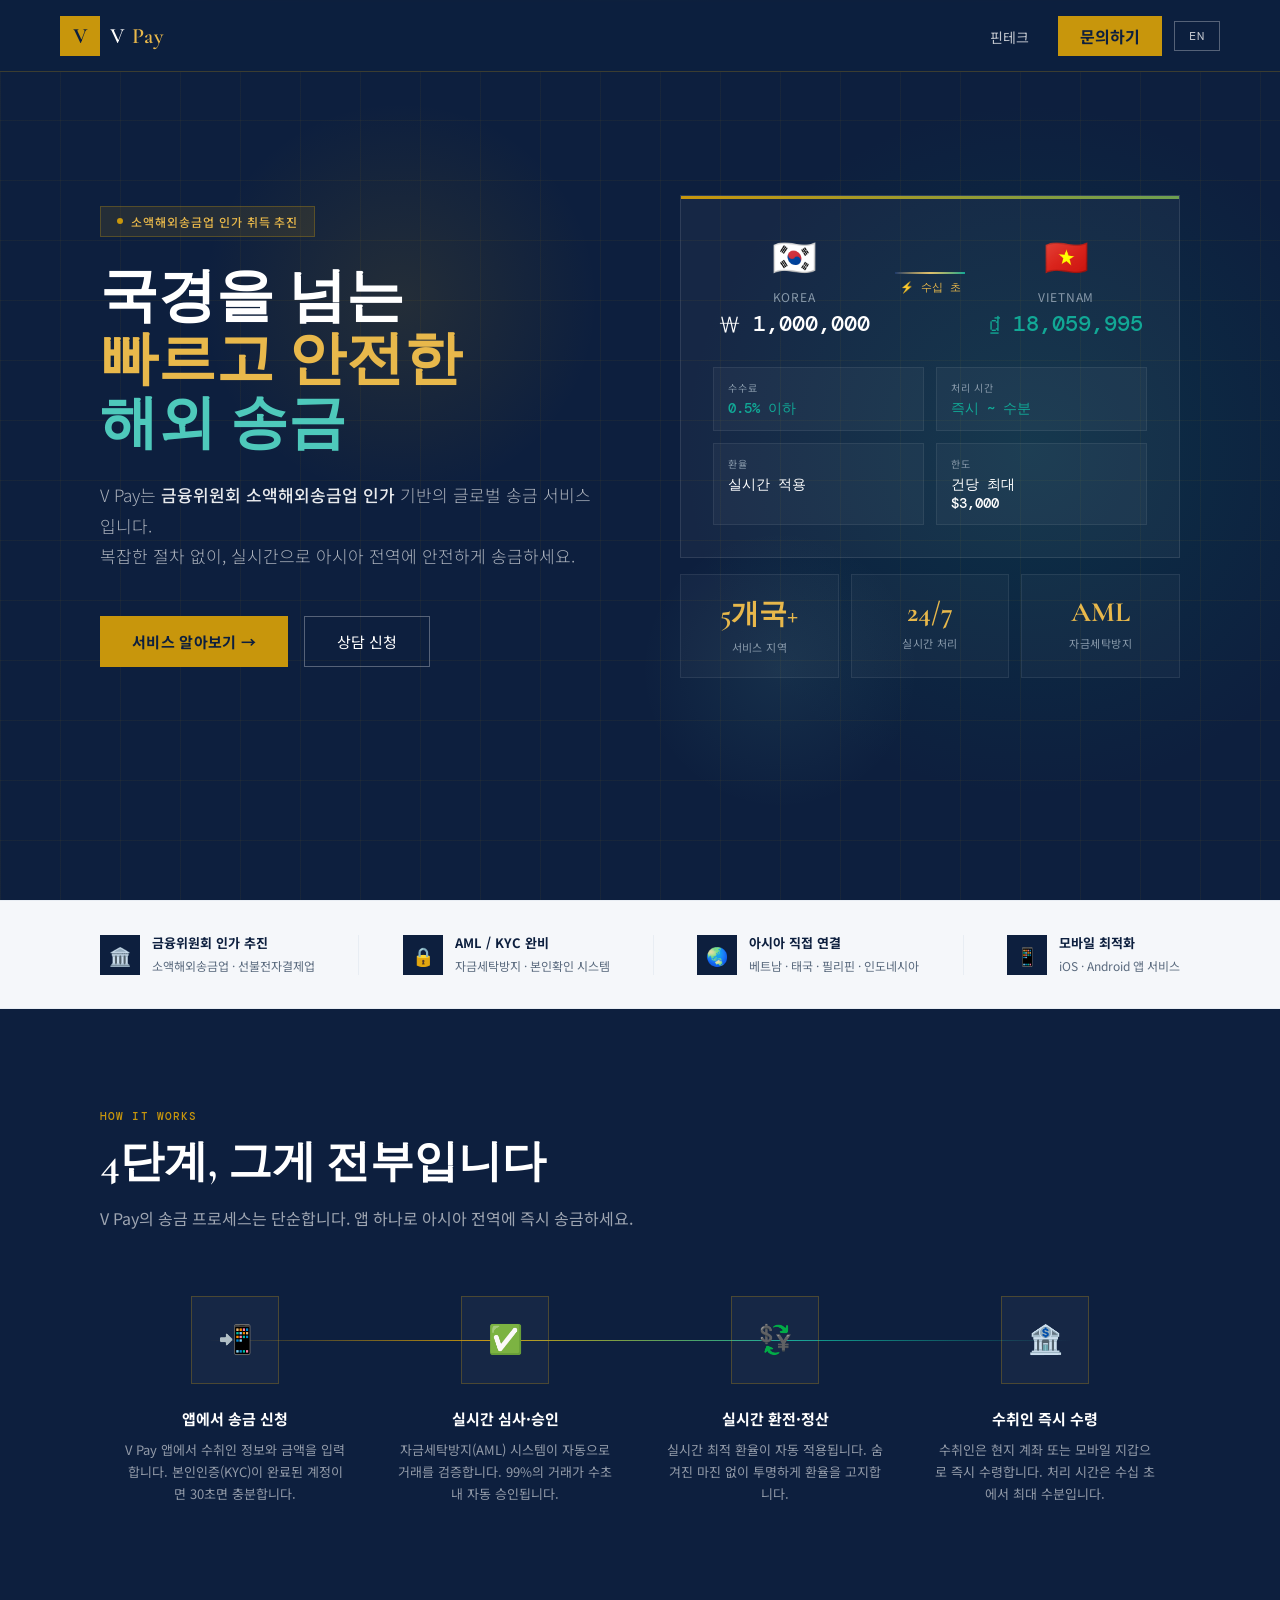
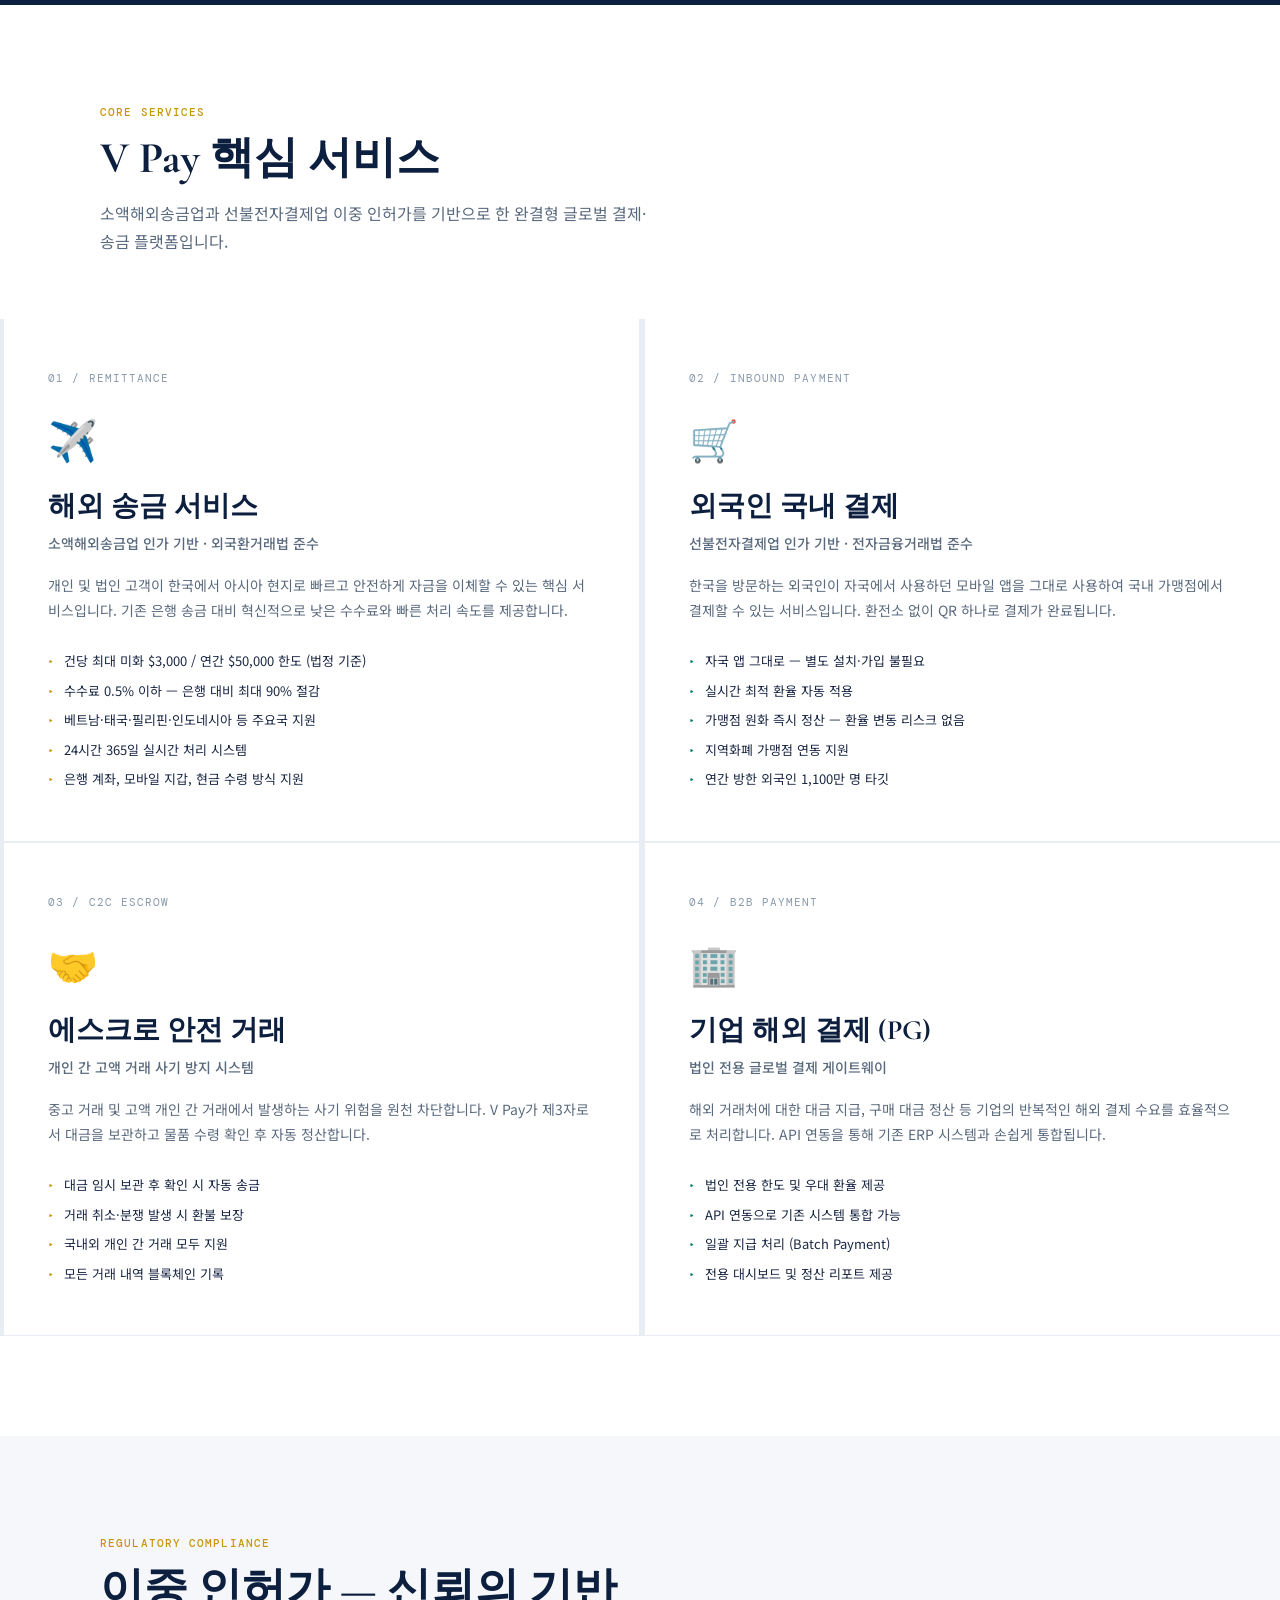
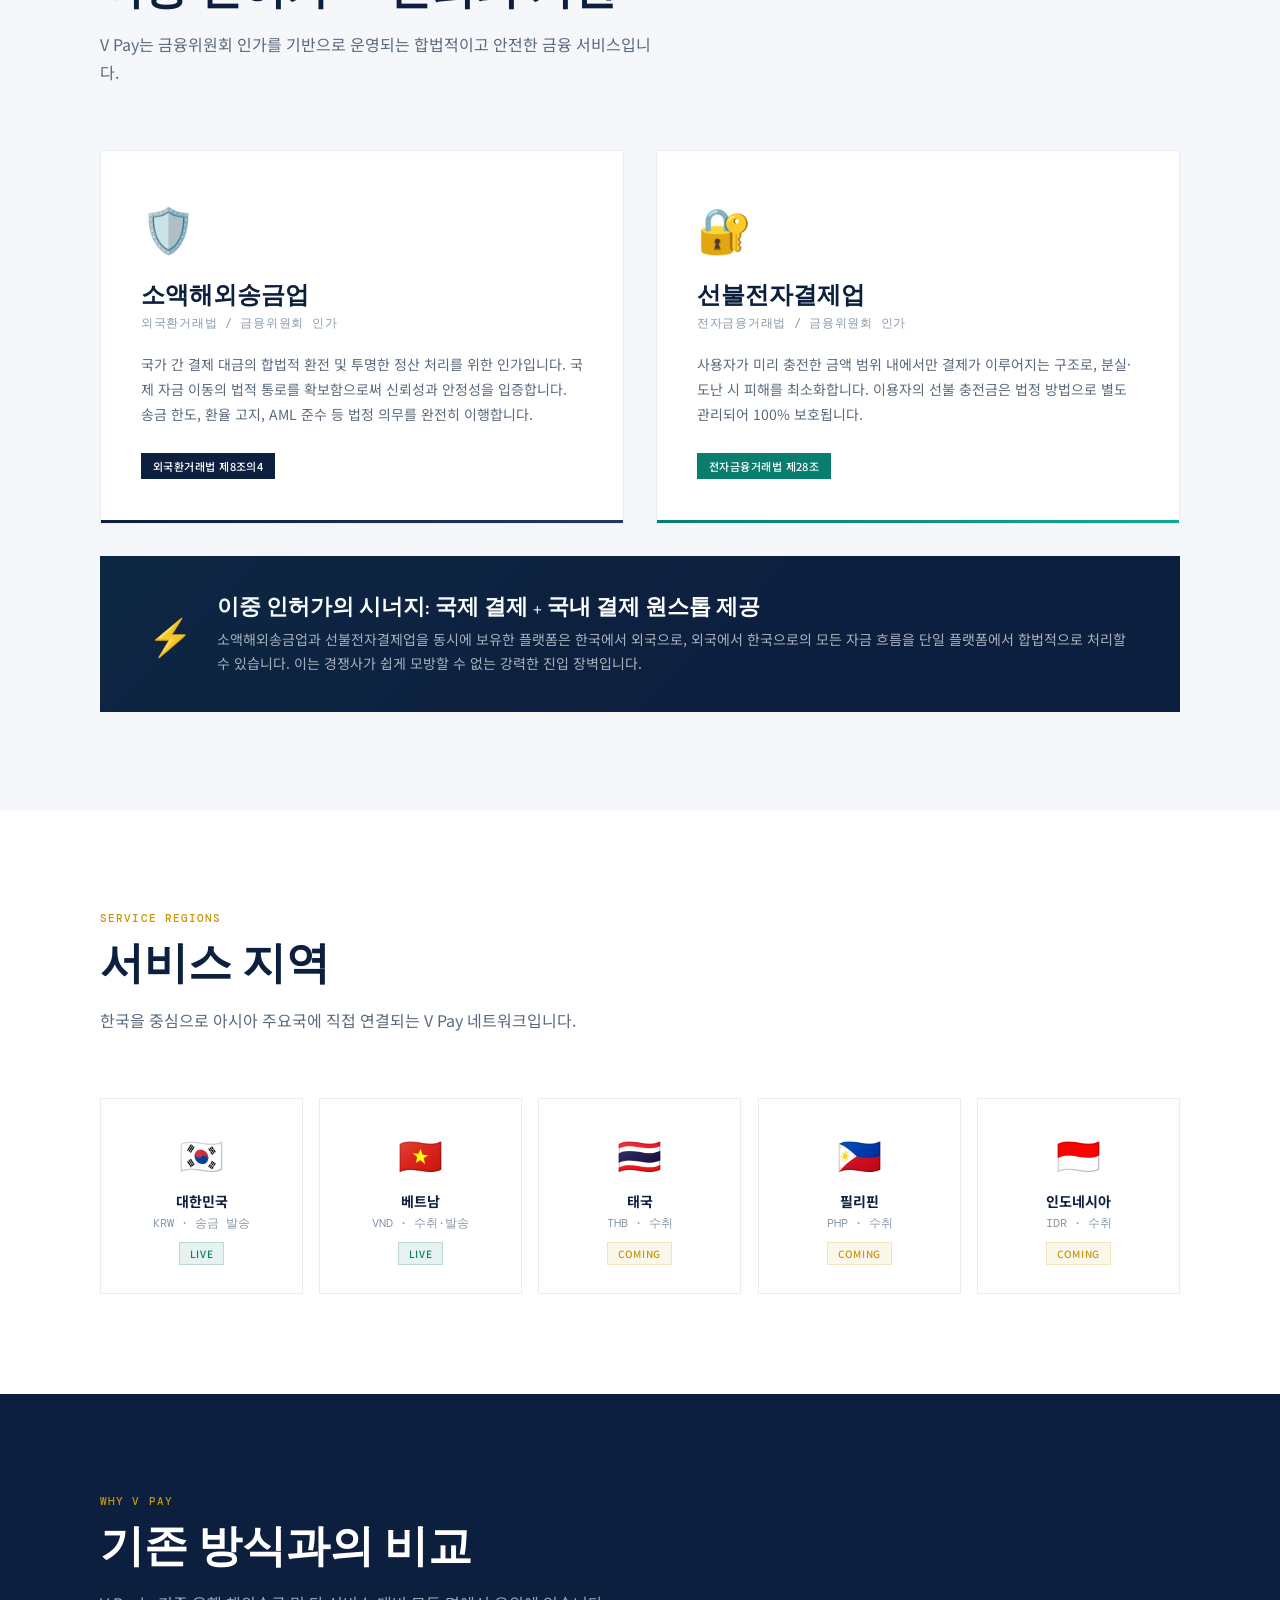
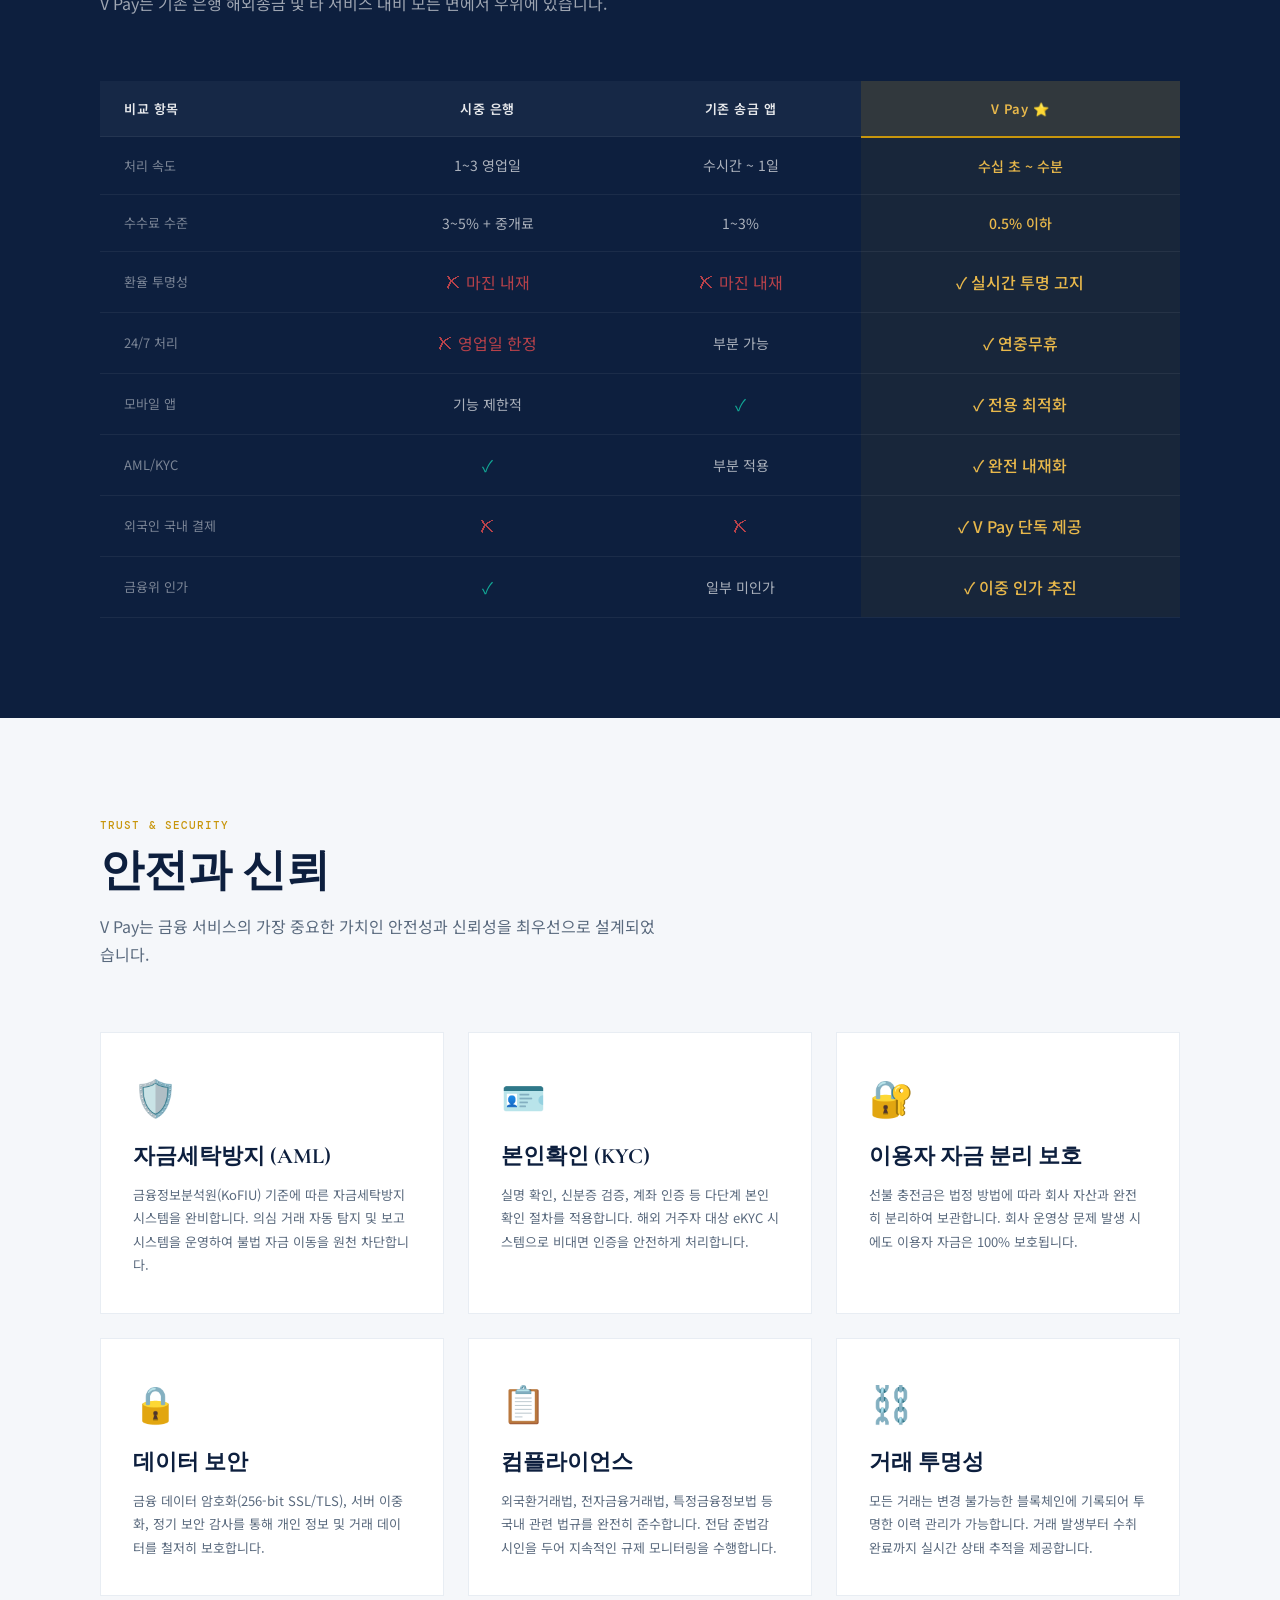
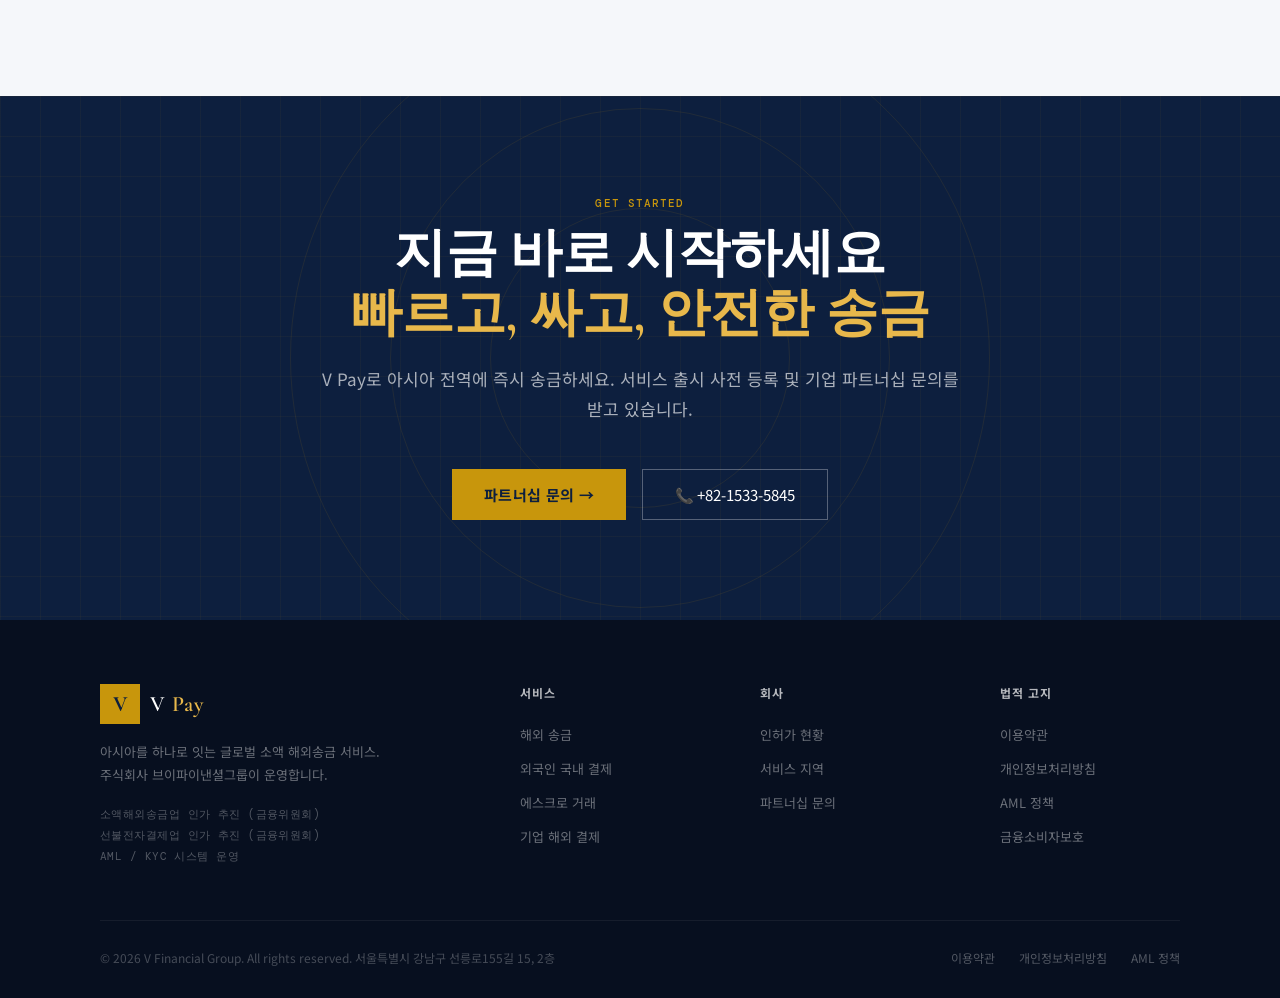
<file: index.html>
<!DOCTYPE html>
<html lang="ko">
<head>
<meta charset="UTF-8">
<meta name="viewport" content="width=device-width, initial-scale=1.0">
<title>V Pay — 글로벌 소액 해외송금 서비스</title>
<link rel="preconnect" href="https://fonts.googleapis.com">
<link href="https://fonts.googleapis.com/css2?family=Noto+Sans+KR:wght@300;400;500;700&family=Cormorant+Garamond:wght@400;600;700&family=DM+Mono:wght@400;500&display=swap" rel="stylesheet">
<style>
:root {
  --navy: #0D1F3E;
  --navy-mid: #162B52;
  --navy-light: #1E3A6B;
  --accent: #C8960C;
  --accent-light: #E8B84B;
  --teal: #0A7E6E;
  --teal-light: #12A896;
  --white: #FFFFFF;
  --off: #F5F7FA;
  --gray: #8899AA;
  --light-gray: #E8EDF3;
  --text: #1A2744;
  --text-muted: #5A6A7E;
}
*, *::before, *::after { box-sizing: border-box; margin: 0; padding: 0; }
html { scroll-behavior: smooth; }
body { font-family: 'Noto Sans KR', sans-serif; background: var(--white); color: var(--text); overflow-x: hidden; }

/* NAV */
nav {
  position: fixed; top: 0; left: 0; right: 0; z-index: 100;
  display: flex; align-items: center; justify-content: space-between;
  padding: 0 60px; height: 72px;
  background: rgba(13,31,62,0.97); backdrop-filter: blur(12px);
  border-bottom: 1px solid rgba(200,150,12,0.25);
  transition: background 0.3s, box-shadow 0.3s;
}
nav.scrolled { background: rgba(7,15,31,0.99); box-shadow: 0 4px 24px rgba(0,0,0,0.3); }
.nav-logo { display: flex; align-items: center; gap: 10px; text-decoration: none; }
.logo-mark {
  width: 40px; height: 40px; background: var(--accent);
  display: flex; align-items: center; justify-content: center;
  font-family: 'Cormorant Garamond', serif; font-size: 22px; font-weight: 700; color: var(--navy);
  transition: transform 0.2s;
}
.nav-logo:hover .logo-mark { transform: rotate(-5deg) scale(1.05); }
.logo-text { font-family: 'Cormorant Garamond', serif; font-size: 22px; font-weight: 600; color: var(--white); letter-spacing: 0.04em; }
.logo-text span { color: var(--accent-light); }
.nav-group { display: flex; align-items: center; gap: 12px; }
.nav-links { display: flex; gap: 32px; list-style: none; align-items: center; margin-right: 16px; }
.nav-links a { color: rgba(255,255,255,0.75); text-decoration: none; font-size: 14px; letter-spacing: 0.02em; transition: color 0.2s; position: relative; }
.nav-links a::after { content: ''; position: absolute; bottom: -3px; left: 0; right: 0; height: 1px; background: var(--accent-light); transform: scaleX(0); transition: transform 0.2s; }
.nav-links a:hover::after { transform: scaleX(1); }
.nav-links a:hover { color: var(--accent-light); }
.nav-cta {
  background: var(--accent); color: var(--navy) !important;
  padding: 8px 22px; font-weight: 700 !important;
  text-decoration: none; position: relative; overflow: hidden;
  transition: color 0.2s !important;
}
.nav-cta::before { content: ''; position: absolute; inset: 0; background: var(--accent-light); transform: translateX(-100%); transition: transform 0.3s ease; }
.nav-cta:hover::before { transform: translateX(0); }
.nav-cta span, .nav-cta { position: relative; z-index: 1; }
.lang-toggle {
  background: transparent; border: 1px solid rgba(255,255,255,0.3);
  color: rgba(255,255,255,0.75); padding: 6px 14px;
  font-size: 12px; font-family: 'DM Mono', monospace; letter-spacing: 0.1em;
  cursor: pointer; transition: all 0.2s; white-space: nowrap;
}
.lang-toggle:hover { border-color: var(--accent-light); color: var(--accent-light); }
.hamburger { display: none; flex-direction: column; gap: 5px; cursor: pointer; padding: 4px; background: none; border: none; }
.hamburger span { display: block; width: 22px; height: 2px; background: rgba(255,255,255,0.8); transition: all 0.3s; }
.hamburger.open span:nth-child(1) { transform: rotate(45deg) translate(5px,5px); }
.hamburger.open span:nth-child(2) { opacity: 0; }
.hamburger.open span:nth-child(3) { transform: rotate(-45deg) translate(5px,-5px); }
.mobile-menu {
  display: none; position: fixed; top: 72px; left: 0; right: 0;
  background: rgba(7,15,31,0.98); backdrop-filter: blur(12px);
  border-bottom: 1px solid rgba(200,150,12,0.2);
  padding: 24px; z-index: 99; flex-direction: column; gap: 4px;
}
.mobile-menu.open { display: flex; }
.mobile-menu a { color: rgba(255,255,255,0.75); text-decoration: none; font-size: 15px; padding: 12px 0; border-bottom: 1px solid rgba(255,255,255,0.06); transition: color 0.2s; }
.mobile-menu a:hover { color: var(--accent-light); }
.mobile-menu a.nav-cta-mobile { margin-top: 12px; background: var(--accent); color: var(--navy) !important; padding: 12px 24px; text-align: center; font-weight: 700; border: none; }
.mobile-lang { background: transparent; border: 1px solid rgba(255,255,255,0.3); color: rgba(255,255,255,0.75); padding: 10px 16px; font-size: 13px; font-family: 'DM Mono', monospace; cursor: pointer; text-align: left; }

/* HERO */
.hero { min-height: 100vh; background: var(--navy); display: flex; align-items: center; position: relative; overflow: hidden; padding-top: 72px; }
.hero-grid { position: absolute; inset: 0; background-image: linear-gradient(rgba(200,150,12,0.06) 1px,transparent 1px),linear-gradient(90deg,rgba(200,150,12,0.06) 1px,transparent 1px); background-size: 60px 60px; animation: gridPan 32s linear infinite; }
@keyframes gridPan { 0%{background-position:0 0} 100%{background-position:60px 60px} }
.hero-glow { position: absolute; width: 700px; height: 700px; border-radius: 50%; background: radial-gradient(circle,rgba(10,126,110,0.18) 0%,transparent 70%); right: -100px; top: 50%; transform: translateY(-50%); pointer-events: none; animation: floatOrb 10s ease-in-out infinite; }
.hero-glow-2 { position: absolute; width: 400px; height: 400px; border-radius: 50%; background: radial-gradient(circle,rgba(200,150,12,0.12) 0%,transparent 70%); left: 200px; top: 100px; pointer-events: none; animation: floatOrb 13s ease-in-out infinite 4s; }
.hero-orb-3 { position: absolute; width: 280px; height: 280px; border-radius: 50%; background: radial-gradient(circle,rgba(122,226,213,0.08) 0%,transparent 70%); left: 50%; bottom: 10%; pointer-events: none; animation: floatOrb 9s ease-in-out infinite 2s; }
@keyframes floatOrb { 0%,100%{transform:translateY(0) scale(1)} 40%{transform:translateY(-30px) scale(1.05)} 70%{transform:translateY(18px) scale(0.96)} }
.scan-line { position: absolute; top: 0; left: 0; right: 0; height: 2px; background: linear-gradient(90deg, transparent, rgba(200,150,12,0.4), transparent); animation: scanDown 7s ease-in-out infinite; pointer-events: none; }
@keyframes scanDown { 0%{top:0;opacity:0} 10%{opacity:1} 90%{opacity:1} 100%{top:100%;opacity:0} }
.hero-content { position: relative; z-index: 2; max-width: 1200px; margin: 0 auto; padding: 0 60px; display: grid; grid-template-columns: 1fr 1fr; gap: 80px; align-items: center; width: 100%; }
.hero-badge { display: inline-flex; align-items: center; gap: 8px; background: rgba(200,150,12,0.12); border: 1px solid rgba(200,150,12,0.3); padding: 6px 16px; font-size: 12px; font-weight: 500; color: var(--accent-light); letter-spacing: 0.08em; text-transform: uppercase; margin-bottom: 28px; opacity: 0; animation: heroReveal 0.8s ease forwards 0.2s; }
.hero-badge::before { content: ''; width: 6px; height: 6px; background: var(--accent); border-radius: 50%; animation: pulse 2s infinite; }
@keyframes pulse { 0%,100%{opacity:1;transform:scale(1)} 50%{opacity:0.4;transform:scale(1.5)} }
@keyframes heroReveal { from{opacity:0;transform:translateY(28px)} to{opacity:1;transform:translateY(0)} }
.hero-title { font-family: 'Cormorant Garamond', serif; font-size: 58px; font-weight: 700; color: var(--white); line-height: 1.1; margin-bottom: 24px; opacity: 0; animation: heroReveal 0.9s ease forwards 0.4s; }
.hero-title .accent { color: var(--accent-light); }
.hero-title .teal { color: #4EC9BB; }
.hero-sub { font-size: 17px; line-height: 1.8; color: rgba(255,255,255,0.65); margin-bottom: 44px; font-weight: 300; opacity: 0; animation: heroReveal 0.9s ease forwards 0.6s; }
.hero-sub strong { color: rgba(255,255,255,0.9); font-weight: 500; }
.hero-btns { display: flex; gap: 16px; flex-wrap: wrap; opacity: 0; animation: heroReveal 0.9s ease forwards 0.8s; }
.btn-primary { background: var(--accent); color: var(--navy); padding: 14px 32px; font-size: 15px; font-weight: 700; text-decoration: none; display: inline-flex; align-items: center; gap: 8px; transition: all 0.25s; letter-spacing: 0.02em; }
.btn-primary:hover { background: var(--accent-light); transform: translateY(-3px); box-shadow: 0 8px 24px rgba(200,150,12,0.35); }
.btn-secondary { background: transparent; color: var(--white); padding: 14px 32px; font-size: 15px; text-decoration: none; border: 1px solid rgba(255,255,255,0.3); display: inline-flex; align-items: center; gap: 8px; transition: all 0.25s; }
.btn-secondary:hover { border-color: rgba(255,255,255,0.7); background: rgba(255,255,255,0.06); transform: translateY(-2px); }
.hero-right { display: flex; flex-direction: column; gap: 16px; opacity: 0; animation: heroReveal 1s ease forwards 0.5s; }
.hero-card-main { background: rgba(255,255,255,0.04); border: 1px solid rgba(255,255,255,0.1); padding: 32px; position: relative; overflow: hidden; transition: box-shadow 0.3s; }
.hero-card-main:hover { box-shadow: 0 0 40px rgba(200,150,12,0.12); }
.hero-card-main::before { content: ''; position: absolute; top: 0; left: 0; right: 0; height: 3px; background: linear-gradient(90deg,var(--accent),var(--teal-light)); background-size: 200% 100%; animation: shimmerBar 3s linear infinite; }
@keyframes shimmerBar { 0%{background-position:200% 0} 100%{background-position:-200% 0} }
.transfer-demo { display: flex; align-items: center; gap: 20px; margin-bottom: 28px; }
.transfer-country { flex: 1; text-align: center; }
.flag { font-size: 36px; display: block; margin-bottom: 8px; transition: transform 0.2s; }
.transfer-country:hover .flag { transform: scale(1.15); }
.country-name { font-size: 12px; color: var(--gray); letter-spacing: 0.06em; }
.amount { font-family: 'DM Mono', monospace; font-size: 22px; font-weight: 500; color: var(--white); margin-top: 4px; }
.amount.received { color: var(--teal-light); }
.transfer-arrow { display: flex; flex-direction: column; align-items: center; gap: 6px; }
.arrow-line { width: 70px; height: 2px; background: linear-gradient(90deg,var(--navy-light),var(--accent),var(--teal-light)); position: relative; overflow: hidden; }
.arrow-line::before { content: ''; position: absolute; inset: 0; background: linear-gradient(90deg, transparent, rgba(255,255,255,0.4), transparent); animation: arrowShimmer 2s linear infinite; }
@keyframes arrowShimmer { 0%{transform:translateX(-100%)} 100%{transform:translateX(200%)} }
.arrow-line::after { content: '▶'; position: absolute; right: -8px; top: -8px; font-size: 10px; color: var(--teal-light); }
.transfer-time { font-size: 11px; color: var(--accent-light); font-family: 'DM Mono', monospace; }
.transfer-details { display: grid; grid-template-columns: 1fr 1fr; gap: 12px; }
.td-item { background: rgba(255,255,255,0.03); padding: 12px 14px; border: 1px solid rgba(255,255,255,0.07); transition: all 0.2s; }
.td-item:hover { background: rgba(255,255,255,0.07); border-color: rgba(200,150,12,0.3); }
.td-label { font-size: 10px; color: var(--gray); letter-spacing: 0.08em; text-transform: uppercase; margin-bottom: 4px; }
.td-value { font-family: 'DM Mono', monospace; font-size: 14px; font-weight: 500; color: var(--white); }
.td-value.green { color: var(--teal-light); }
.hero-stats { display: grid; grid-template-columns: repeat(3,1fr); gap: 12px; }
.stat-item { background: rgba(255,255,255,0.03); border: 1px solid rgba(255,255,255,0.08); padding: 20px 16px; text-align: center; transition: all 0.25s; }
.stat-item:hover { border-color: rgba(200,150,12,0.4); background: rgba(200,150,12,0.06); transform: translateY(-2px); }
.stat-num { font-family: 'Cormorant Garamond', serif; font-size: 28px; font-weight: 700; color: var(--accent-light); display: block; }
.stat-label { font-size: 11px; color: var(--gray); margin-top: 4px; letter-spacing: 0.04em; }

/* SECTIONS */
section { padding: 100px 0; }
.container { max-width: 1200px; margin: 0 auto; padding: 0 60px; }
.section-tag { font-family: 'DM Mono', monospace; font-size: 11px; font-weight: 500; color: var(--accent); letter-spacing: 0.1em; text-transform: uppercase; margin-bottom: 14px; display: block; }
.section-title { font-family: 'Cormorant Garamond', serif; font-size: 44px; font-weight: 700; color: var(--navy); line-height: 1.15; margin-bottom: 16px; }
.section-sub { font-size: 16px; color: var(--text-muted); line-height: 1.75; max-width: 560px; }

/* SCROLL REVEAL */
.reveal { opacity: 0; transition: opacity 0.7s ease, transform 0.7s ease; will-change: opacity, transform; }
.reveal.from-bottom { transform: translateY(48px); }
.reveal.from-left { transform: translateX(-48px); }
.reveal.from-right { transform: translateX(48px); }
.reveal.from-scale { transform: scale(0.88); }
.reveal.visible { opacity: 1; transform: none !important; }

/* TRUST STRIP */
.trust-strip { background: var(--off); padding: 32px 0; border-top: 1px solid var(--light-gray); border-bottom: 1px solid var(--light-gray); }
.trust-inner { max-width: 1200px; margin: 0 auto; padding: 0 60px; display: flex; align-items: center; justify-content: space-between; gap: 40px; flex-wrap: wrap; }
.trust-item { display: flex; align-items: center; gap: 12px; transition: transform 0.2s; }
.trust-item:hover { transform: translateY(-2px); }
.trust-icon { width: 40px; height: 40px; background: var(--navy); display: flex; align-items: center; justify-content: center; font-size: 18px; flex-shrink: 0; transition: all 0.2s; }
.trust-item:hover .trust-icon { background: var(--teal); }
.trust-text strong { display: block; font-size: 13px; font-weight: 700; color: var(--navy); }
.trust-text span { font-size: 12px; color: var(--text-muted); }
.trust-divider { width: 1px; height: 40px; background: var(--light-gray); }

/* HOW */
.how-section { background: var(--navy); color: var(--white); }
.how-section .section-title { color: var(--white); }
.how-section .section-sub { color: rgba(255,255,255,0.6); }
.steps { display: grid; grid-template-columns: repeat(4,1fr); gap: 0; margin-top: 64px; position: relative; }
.steps::before { content: ''; position: absolute; top: 44px; left: 10%; right: 10%; height: 1px; background: linear-gradient(90deg,transparent,var(--accent),var(--teal-light),transparent); }
.step { text-align: center; padding: 0 24px; position: relative; }
.step-num { width: 88px; height: 88px; background: rgba(255,255,255,0.04); border: 1px solid rgba(200,150,12,0.3); display: flex; align-items: center; justify-content: center; margin: 0 auto 24px; position: relative; z-index: 2; font-family: 'Cormorant Garamond', serif; font-size: 28px; font-weight: 700; color: var(--accent-light); transition: all 0.3s; }
.step:hover .step-num { background: rgba(200,150,12,0.15); border-color: var(--accent); transform: scale(1.08); box-shadow: 0 0 24px rgba(200,150,12,0.2); }
.step-icon { font-size: 28px; transition: transform 0.3s cubic-bezier(0.34,1.56,0.64,1); display: block; }
.step:hover .step-icon { transform: scale(1.2); }
.step h4 { font-size: 15px; font-weight: 700; color: var(--white); margin-bottom: 10px; transition: color 0.2s; }
.step:hover h4 { color: var(--accent-light); }
.step p { font-size: 13px; line-height: 1.7; color: rgba(255,255,255,0.55); }

/* SERVICES */
.services-grid { display: grid; grid-template-columns: 1fr 1fr; gap: 2px; margin-top: 64px; background: var(--light-gray); }
.service-card { background: var(--white); padding: 52px 48px; position: relative; overflow: hidden; transition: all 0.3s; }
.service-card:hover { background: #FAFBFD; transform: translateY(-5px); box-shadow: 0 16px 40px rgba(13,31,62,0.1); z-index: 1; }
.service-card::before { content: ''; position: absolute; top: 0; left: 0; width: 4px; height: 100%; background: var(--light-gray); transition: background 0.3s, width 0.3s; }
.service-card:hover::before { background: var(--accent); width: 5px; }
.service-card.teal-card:hover::before { background: var(--teal); }
.service-number { font-family: 'DM Mono', monospace; font-size: 11px; color: var(--gray); letter-spacing: 0.1em; margin-bottom: 24px; display: block; }
.service-icon { font-size: 40px; margin-bottom: 20px; display: block; transition: transform 0.3s cubic-bezier(0.34,1.56,0.64,1); }
.service-card:hover .service-icon { transform: scale(1.15) rotate(-5deg); }
.service-card h3 { font-family: 'Cormorant Garamond', serif; font-size: 28px; font-weight: 700; color: var(--navy); margin-bottom: 8px; transition: color 0.2s; }
.service-card:hover h3 { color: var(--teal); }
.service-card.teal-card:hover h3 { color: var(--teal); }
.service-card h4 { font-size: 14px; font-weight: 500; color: var(--text-muted); margin-bottom: 20px; }
.service-card p { font-size: 14px; line-height: 1.8; color: var(--text-muted); margin-bottom: 28px; }
.service-points { list-style: none; display: flex; flex-direction: column; gap: 10px; }
.service-points li { display: flex; align-items: flex-start; gap: 10px; font-size: 13px; color: var(--text); line-height: 1.5; transition: transform 0.15s; }
.service-points li:hover { transform: translateX(4px); }
.service-points li::before { content: '▸'; color: var(--accent); flex-shrink: 0; margin-top: 1px; font-size: 11px; }
.service-card.teal-card .service-points li::before { color: var(--teal); }

/* LICENSE */
.license-section { background: var(--off); }
.license-grid { display: grid; grid-template-columns: 1fr 1fr; gap: 32px; margin-top: 64px; }
.license-card { background: var(--white); border: 1px solid var(--light-gray); padding: 44px 40px; position: relative; overflow: hidden; transition: all 0.3s; }
.license-card:hover { box-shadow: 0 12px 40px rgba(13,31,62,0.12); transform: translateY(-4px); }
.license-card::after { content: ''; position: absolute; bottom: 0; left: 0; right: 0; height: 3px; }
.license-card.card-1::after { background: linear-gradient(90deg,var(--navy),var(--navy-light)); }
.license-card.card-2::after { background: linear-gradient(90deg,var(--teal),var(--teal-light)); }
.license-shield { font-size: 44px; margin-bottom: 20px; display: block; transition: transform 0.3s cubic-bezier(0.34,1.56,0.64,1); }
.license-card:hover .license-shield { transform: scale(1.1) rotate(-5deg); }
.license-card h3 { font-family: 'Cormorant Garamond', serif; font-size: 24px; font-weight: 700; color: var(--navy); margin-bottom: 4px; }
.license-sub { font-size: 12px; color: var(--gray); font-family: 'DM Mono', monospace; letter-spacing: 0.06em; margin-bottom: 20px; display: block; }
.license-card p { font-size: 14px; line-height: 1.8; color: var(--text-muted); margin-bottom: 24px; }
.license-tag { display: inline-block; background: var(--navy); color: var(--white); font-size: 11px; font-weight: 500; padding: 5px 12px; letter-spacing: 0.04em; }
.license-card.card-2 .license-tag { background: var(--teal); }
.license-synergy { grid-column: 1/-1; background: var(--navy); padding: 36px 48px; display: flex; align-items: center; gap: 24px; position: relative; overflow: hidden; }
.license-synergy::before { content: ''; position: absolute; inset: 0; background: linear-gradient(135deg, rgba(18,168,150,0.06) 0%, transparent 60%); animation: panelGlow 4s ease-in-out infinite alternate; }
@keyframes panelGlow { 0%{opacity:0.5} 100%{opacity:1} }
.synergy-icon { font-size: 36px; flex-shrink: 0; transition: transform 0.3s cubic-bezier(0.34,1.56,0.64,1); }
.license-synergy:hover .synergy-icon { transform: scale(1.15) rotate(10deg); }
.synergy-text h4 { font-family: 'Cormorant Garamond', serif; font-size: 22px; font-weight: 700; color: var(--white); margin-bottom: 6px; }
.synergy-text p { font-size: 14px; color: rgba(255,255,255,0.65); line-height: 1.7; }

/* REGIONS */
.regions-section { background: var(--white); }
.regions-grid { display: grid; grid-template-columns: repeat(5,1fr); gap: 16px; margin-top: 64px; }
.region-card { border: 1px solid var(--light-gray); padding: 28px 20px; text-align: center; transition: all 0.25s; cursor: default; position: relative; overflow: hidden; }
.region-card::before { content: ''; position: absolute; bottom: 0; left: 0; right: 0; height: 3px; background: linear-gradient(90deg, var(--teal), var(--accent)); transform: scaleX(0); transition: transform 0.3s; }
.region-card:hover { border-color: var(--navy); background: var(--off); transform: translateY(-4px); box-shadow: 0 8px 24px rgba(13,31,62,0.08); }
.region-card:hover::before { transform: scaleX(1); }
.region-flag { font-size: 36px; margin-bottom: 12px; display: block; transition: transform 0.3s cubic-bezier(0.34,1.56,0.64,1); }
.region-card:hover .region-flag { transform: scale(1.2); }
.region-name { font-size: 14px; font-weight: 700; color: var(--navy); margin-bottom: 4px; }
.region-currency { font-family: 'DM Mono', monospace; font-size: 12px; color: var(--gray); }
.region-status { margin-top: 10px; display: inline-block; font-size: 10px; font-weight: 500; padding: 3px 10px; letter-spacing: 0.06em; }
.status-live { background: rgba(10,126,110,0.1); color: var(--teal); border: 1px solid rgba(10,126,110,0.2); }
.status-soon { background: rgba(200,150,12,0.08); color: var(--accent); border: 1px solid rgba(200,150,12,0.2); }

/* COMPARE */
.compare-section { background: var(--navy); }
.compare-section .section-title { color: var(--white); }
.compare-section .section-sub { color: rgba(255,255,255,0.6); }
.compare-table { margin-top: 64px; width: 100%; border-collapse: collapse; }
.compare-table th, .compare-table td { padding: 18px 24px; text-align: center; border-bottom: 1px solid rgba(255,255,255,0.06); font-size: 14px; transition: background 0.2s; }
.compare-table th:first-child, .compare-table td:first-child { text-align: left; }
.compare-table thead tr { background: rgba(255,255,255,0.04); }
.compare-table th { font-weight: 600; color: rgba(255,255,255,0.9); font-size: 13px; letter-spacing: 0.04em; }
.th-vpay { background: rgba(200,150,12,0.15) !important; color: var(--accent-light) !important; border-bottom: 2px solid var(--accent) !important; }
.compare-table td { color: rgba(255,255,255,0.65); }
.compare-table td.cat { color: rgba(255,255,255,0.45); font-size: 13px; }
.compare-table .vpay-col { background: rgba(200,150,12,0.06); color: var(--accent-light) !important; font-weight: 500; }
.compare-table .check-green { color: var(--teal-light); font-size: 16px; }
.compare-table .check-red { color: rgba(255,80,80,0.7); font-size: 16px; }
.compare-table tbody tr:hover td { background: rgba(255,255,255,0.04); }
.compare-table tbody tr:hover .vpay-col { background: rgba(200,150,12,0.12); }

/* SECURITY */
.security-section { background: var(--off); }
.security-grid { display: grid; grid-template-columns: repeat(3,1fr); gap: 24px; margin-top: 64px; }
.sec-card { background: var(--white); border: 1px solid var(--light-gray); padding: 36px 32px; transition: all 0.3s; position: relative; overflow: hidden; }
.sec-card::before { content: ''; position: absolute; top: 0; left: 0; right: 0; height: 3px; background: linear-gradient(90deg, var(--accent), var(--teal-light)); transform: scaleX(0); transition: transform 0.35s ease; }
.sec-card:hover { border-color: var(--navy); box-shadow: 0 8px 32px rgba(13,31,62,0.1); transform: translateY(-4px); }
.sec-card:hover::before { transform: scaleX(1); }
.sec-icon { font-size: 36px; margin-bottom: 20px; display: block; transition: transform 0.3s cubic-bezier(0.34,1.56,0.64,1); }
.sec-card:hover .sec-icon { transform: scale(1.15) rotate(-5deg); }
.sec-card h4 { font-family: 'Cormorant Garamond', serif; font-size: 22px; font-weight: 700; color: var(--navy); margin-bottom: 12px; transition: color 0.2s; }
.sec-card:hover h4 { color: var(--teal); }
.sec-card p { font-size: 13px; line-height: 1.8; color: var(--text-muted); }

/* CTA */
.cta-section { background: var(--navy); text-align: center; padding: 100px 0; position: relative; overflow: hidden; }
.cta-section::before { content: ''; position: absolute; inset: 0; background-image: linear-gradient(rgba(200,150,12,0.05) 1px,transparent 1px),linear-gradient(90deg,rgba(200,150,12,0.05) 1px,transparent 1px); background-size: 40px 40px; }
.cta-ring { position: absolute; border-radius: 50%; border: 1px solid rgba(200,150,12,0.1); pointer-events: none; animation: ringPulse 4s ease-out infinite; }
.cta-ring:nth-child(1) { width: 300px; height: 300px; left: 50%; top: 50%; margin: -150px 0 0 -150px; }
.cta-ring:nth-child(2) { width: 500px; height: 500px; left: 50%; top: 50%; margin: -250px 0 0 -250px; animation-delay: 1.3s; }
.cta-ring:nth-child(3) { width: 700px; height: 700px; left: 50%; top: 50%; margin: -350px 0 0 -350px; animation-delay: 2.6s; }
@keyframes ringPulse { 0%{transform:scale(0.8);opacity:0.6} 100%{transform:scale(1.4);opacity:0} }
.cta-inner { position: relative; z-index: 1; max-width: 760px; margin: 0 auto; padding: 0 60px; }
.cta-inner .section-tag { display: block; text-align: center; }
.cta-inner h2 { font-family: 'Cormorant Garamond', serif; font-size: 52px; font-weight: 700; color: var(--white); margin-bottom: 20px; line-height: 1.15; }
.cta-inner h2 span { color: var(--accent-light); }
.cta-inner p { font-size: 17px; color: rgba(255,255,255,0.65); margin: 0 0 44px; line-height: 1.8; }
.cta-btns { display: flex; justify-content: center; gap: 16px; flex-wrap: wrap; }
.cta-btns .btn-primary { animation: btnGlow 2.5s ease-in-out infinite; }
@keyframes btnGlow { 0%,100%{box-shadow:0 0 0 rgba(200,150,12,0)} 50%{box-shadow:0 0 28px rgba(200,150,12,0.45)} }

/* FOOTER */
footer { background: #070F1F; padding: 64px 0 32px; }
.footer-inner { max-width: 1200px; margin: 0 auto; padding: 0 60px; }
.footer-grid { display: grid; grid-template-columns: 2fr 1fr 1fr 1fr; gap: 60px; margin-bottom: 56px; }
.footer-desc { font-size: 13px; line-height: 1.8; color: rgba(255,255,255,0.4); margin-bottom: 20px; max-width: 280px; }
.footer-license { display: flex; flex-direction: column; gap: 6px; }
.fl-item { font-size: 11px; color: rgba(255,255,255,0.3); font-family: 'DM Mono', monospace; letter-spacing: 0.04em; }
.footer-col h5 { font-size: 12px; font-weight: 700; color: rgba(255,255,255,0.7); letter-spacing: 0.08em; text-transform: uppercase; margin-bottom: 20px; }
.footer-col ul { list-style: none; display: flex; flex-direction: column; gap: 10px; }
.footer-col ul li a { font-size: 13px; color: rgba(255,255,255,0.4); text-decoration: none; transition: color 0.2s; }
.footer-col ul li a:hover { color: rgba(255,255,255,0.8); }
.footer-bottom { border-top: 1px solid rgba(255,255,255,0.06); padding-top: 28px; display: flex; justify-content: space-between; align-items: center; flex-wrap: wrap; gap: 16px; }
.footer-bottom p { font-size: 12px; color: rgba(255,255,255,0.25); }
.footer-bottom .legal { display: flex; gap: 24px; }
.footer-bottom .legal a { font-size: 12px; color: rgba(255,255,255,0.3); text-decoration: none; transition: color 0.2s; }
.footer-bottom .legal a:hover { color: rgba(255,255,255,0.6); }

/* RESPONSIVE */
@media (max-width: 768px) {
  nav { padding: 0 24px; }
  .nav-links { display: none; }
  .nav-cta { display: none; }
  .hamburger { display: flex; }
  .hero-content { grid-template-columns: 1fr; gap: 40px; padding: 40px 24px; }
  .hero-title { font-size: 38px; }
  .container { padding: 0 24px; }
  .cta-inner { padding: 0 24px; }
  .steps { grid-template-columns: 1fr 1fr; }
  .services-grid { grid-template-columns: 1fr; }
  .license-grid { grid-template-columns: 1fr; }
  .license-synergy { flex-direction: column; }
  .regions-grid { grid-template-columns: repeat(3,1fr); }
  .security-grid { grid-template-columns: 1fr; }
  .footer-grid { grid-template-columns: 1fr; gap: 32px; }
  .footer-inner { padding: 0 24px; }
  .trust-inner { padding: 0 24px; }
  .compare-table { font-size: 12px; }
  .compare-table th, .compare-table td { padding: 12px 14px; }
  .cta-section { padding: 72px 0; }
  .cta-inner h2 { font-size: 36px; }
  section { padding: 72px 0; }
}
</style>
</head>
<body>

<nav id="mainNav">
  <a href="#" class="nav-logo">
    <div class="logo-mark">V</div>
    <span class="logo-text">V <span>Pay</span></span>
  </a>
  <div class="nav-group">
    <ul class="nav-links">
      <li><a href="#" data-i18n="nav-fintech">핀테크</a></li>
    </ul>
    <a href="#contact" class="nav-cta" data-i18n="nav-contact">문의하기</a>
    <button class="lang-toggle" id="langToggle" onclick="toggleLang()">EN</button>
    <button class="hamburger" id="hamburger" aria-label="메뉴 열기"><span></span><span></span><span></span></button>
  </div>
</nav>
<div class="mobile-menu" id="mobileMenu">
  <a href="#" data-i18n="nav-fintech">핀테크</a>
  <button class="mobile-lang" onclick="toggleLang()" id="mobileLangBtn">🌐 English</button>
  <a href="#contact" class="nav-cta-mobile" data-i18n="nav-contact">문의하기</a>
</div>

<section class="hero">
  <div class="hero-grid"></div>
  <div class="hero-glow"></div>
  <div class="hero-glow-2"></div>
  <div class="hero-orb-3"></div>
  <div class="scan-line"></div>
  <div class="hero-content">
    <div class="hero-left">
      <div class="hero-badge" data-i18n="hero-badge">소액해외송금업 인가 취득 추진</div>
      <h1 class="hero-title" data-i18n="hero-title">국경을 넘는<br><span class="accent">빠르고 안전한</span><br><span class="teal">해외 송금</span></h1>
      <p class="hero-sub" data-i18n="hero-sub">V Pay는 <strong>금융위원회 소액해외송금업 인가</strong> 기반의 글로벌 송금 서비스입니다.<br>복잡한 절차 없이, 실시간으로 아시아 전역에 안전하게 송금하세요.</p>
      <div class="hero-btns">
        <a href="#services" class="btn-primary" data-i18n="hero-btn1">서비스 알아보기 →</a>
        <a href="#contact" class="btn-secondary" data-i18n="hero-btn2">상담 신청</a>
      </div>
    </div>
    <div class="hero-right">
      <div class="hero-card-main">
        <div class="transfer-demo">
          <div class="transfer-country">
            <span class="flag">🇰🇷</span>
            <div class="country-name" data-i18n="transfer-from">KOREA</div>
            <div class="amount">₩ 1,000,000</div>
          </div>
          <div class="transfer-arrow">
            <div class="arrow-line"></div>
            <span class="transfer-time" data-i18n="transfer-time">⚡ 수십 초</span>
          </div>
          <div class="transfer-country">
            <span class="flag">🇻🇳</span>
            <div class="country-name" data-i18n="transfer-to">VIETNAM</div>
            <div class="amount received">₫ 18,059,995</div>
          </div>
        </div>
        <div class="transfer-details">
          <div class="td-item"><div class="td-label" data-i18n="td-fee-label">수수료</div><div class="td-value green" data-i18n="td-fee-val">0.5% 이하</div></div>
          <div class="td-item"><div class="td-label" data-i18n="td-time-label">처리 시간</div><div class="td-value green" data-i18n="td-time-val">즉시 ~ 수분</div></div>
          <div class="td-item"><div class="td-label" data-i18n="td-rate-label">환율</div><div class="td-value" data-i18n="td-rate-val">실시간 적용</div></div>
          <div class="td-item"><div class="td-label" data-i18n="td-limit-label">한도</div><div class="td-value" data-i18n="td-limit-val">건당 최대<br>$3,000</div></div>
        </div>
      </div>
      <div class="hero-stats">
        <div class="stat-item"><span class="stat-num" data-i18n="stat1-num">5개국+</span><span class="stat-label" data-i18n="stat1-label">서비스 지역</span></div>
        <div class="stat-item"><span class="stat-num" data-i18n="stat2-num">24/7</span><span class="stat-label" data-i18n="stat2-label">실시간 처리</span></div>
        <div class="stat-item"><span class="stat-num" data-i18n="stat3-num">AML</span><span class="stat-label" data-i18n="stat3-label">자금세탁방지</span></div>
      </div>
    </div>
  </div>
</section>

<div class="trust-strip">
  <div class="trust-inner">
    <div class="trust-item"><div class="trust-icon">🏛️</div><div class="trust-text"><strong data-i18n="trust1-strong">금융위원회 인가 추진</strong><span data-i18n="trust1-span">소액해외송금업 · 선불전자결제업</span></div></div>
    <div class="trust-divider"></div>
    <div class="trust-item"><div class="trust-icon">🔒</div><div class="trust-text"><strong data-i18n="trust2-strong">AML / KYC 완비</strong><span data-i18n="trust2-span">자금세탁방지 · 본인확인 시스템</span></div></div>
    <div class="trust-divider"></div>
    <div class="trust-item"><div class="trust-icon">🌏</div><div class="trust-text"><strong data-i18n="trust3-strong">아시아 직접 연결</strong><span data-i18n="trust3-span">베트남 · 태국 · 필리핀 · 인도네시아</span></div></div>
    <div class="trust-divider"></div>
    <div class="trust-item"><div class="trust-icon">📱</div><div class="trust-text"><strong data-i18n="trust4-strong">모바일 최적화</strong><span data-i18n="trust4-span">iOS · Android 앱 서비스</span></div></div>
  </div>
</div>

<section class="how-section" id="how">
  <div class="container">
    <span class="section-tag reveal from-bottom" data-i18n="how-tag">HOW IT WORKS</span>
    <h2 class="section-title reveal from-bottom" data-i18n="how-title">4단계, 그게 전부입니다</h2>
    <p class="section-sub reveal from-bottom" data-i18n="how-sub">V Pay의 송금 프로세스는 단순합니다. 앱 하나로 아시아 전역에 즉시 송금하세요.</p>
    <div class="steps">
      <div class="step reveal from-bottom"><div class="step-num"><span class="step-icon">📲</span></div><h4 data-i18n="step1-title">앱에서 송금 신청</h4><p data-i18n="step1-desc">V Pay 앱에서 수취인 정보와 금액을 입력합니다. 본인인증(KYC)이 완료된 계정이면 30초면 충분합니다.</p></div>
      <div class="step reveal from-bottom"><div class="step-num"><span class="step-icon">✅</span></div><h4 data-i18n="step2-title">실시간 심사·승인</h4><p data-i18n="step2-desc">자금세탁방지(AML) 시스템이 자동으로 거래를 검증합니다. 99%의 거래가 수초 내 자동 승인됩니다.</p></div>
      <div class="step reveal from-bottom"><div class="step-num"><span class="step-icon">💱</span></div><h4 data-i18n="step3-title">실시간 환전·정산</h4><p data-i18n="step3-desc">실시간 최적 환율이 자동 적용됩니다. 숨겨진 마진 없이 투명하게 환율을 고지합니다.</p></div>
      <div class="step reveal from-bottom"><div class="step-num"><span class="step-icon">🏦</span></div><h4 data-i18n="step4-title">수취인 즉시 수령</h4><p data-i18n="step4-desc">수취인은 현지 계좌 또는 모바일 지갑으로 즉시 수령합니다. 처리 시간은 수십 초에서 최대 수분입니다.</p></div>
    </div>
  </div>
</section>

<section id="services">
  <div class="container">
    <span class="section-tag reveal from-bottom" data-i18n="svc-tag">CORE SERVICES</span>
    <h2 class="section-title reveal from-bottom" data-i18n="svc-title">V Pay 핵심 서비스</h2>
    <p class="section-sub reveal from-bottom" data-i18n="svc-sub">소액해외송금업과 선불전자결제업 이중 인허가를 기반으로 한 완결형 글로벌 결제·송금 플랫폼입니다.</p>
  </div>
  <div class="services-grid">
    <div class="service-card reveal from-bottom">
      <span class="service-number" data-i18n="svc1-num">01 / REMITTANCE</span>
      <span class="service-icon">✈️</span>
      <h3 data-i18n="svc1-title">해외 송금 서비스</h3>
      <h4 data-i18n="svc1-sub">소액해외송금업 인가 기반 · 외국환거래법 준수</h4>
      <p data-i18n="svc1-desc">개인 및 법인 고객이 한국에서 아시아 현지로 빠르고 안전하게 자금을 이체할 수 있는 핵심 서비스입니다. 기존 은행 송금 대비 혁신적으로 낮은 수수료와 빠른 처리 속도를 제공합니다.</p>
      <ul class="service-points">
        <li data-i18n="svc1-p1">건당 최대 미화 $3,000 / 연간 $50,000 한도 (법정 기준)</li>
        <li data-i18n="svc1-p2">수수료 0.5% 이하 — 은행 대비 최대 90% 절감</li>
        <li data-i18n="svc1-p3">베트남·태국·필리핀·인도네시아 등 주요국 지원</li>
        <li data-i18n="svc1-p4">24시간 365일 실시간 처리 시스템</li>
        <li data-i18n="svc1-p5">은행 계좌, 모바일 지갑, 현금 수령 방식 지원</li>
      </ul>
    </div>
    <div class="service-card teal-card reveal from-bottom">
      <span class="service-number" data-i18n="svc2-num">02 / INBOUND PAYMENT</span>
      <span class="service-icon">🛒</span>
      <h3 data-i18n="svc2-title">외국인 국내 결제</h3>
      <h4 data-i18n="svc2-sub">선불전자결제업 인가 기반 · 전자금융거래법 준수</h4>
      <p data-i18n="svc2-desc">한국을 방문하는 외국인이 자국에서 사용하던 모바일 앱을 그대로 사용하여 국내 가맹점에서 결제할 수 있는 서비스입니다. 환전소 없이 QR 하나로 결제가 완료됩니다.</p>
      <ul class="service-points">
        <li data-i18n="svc2-p1">자국 앱 그대로 — 별도 설치·가입 불필요</li>
        <li data-i18n="svc2-p2">실시간 최적 환율 자동 적용</li>
        <li data-i18n="svc2-p3">가맹점 원화 즉시 정산 — 환율 변동 리스크 없음</li>
        <li data-i18n="svc2-p4">지역화폐 가맹점 연동 지원</li>
        <li data-i18n="svc2-p5">연간 방한 외국인 1,100만 명 타깃</li>
      </ul>
    </div>
    <div class="service-card reveal from-bottom">
      <span class="service-number" data-i18n="svc3-num">03 / C2C ESCROW</span>
      <span class="service-icon">🤝</span>
      <h3 data-i18n="svc3-title">에스크로 안전 거래</h3>
      <h4 data-i18n="svc3-sub">개인 간 고액 거래 사기 방지 시스템</h4>
      <p data-i18n="svc3-desc">중고 거래 및 고액 개인 간 거래에서 발생하는 사기 위험을 원천 차단합니다. V Pay가 제3자로서 대금을 보관하고 물품 수령 확인 후 자동 정산합니다.</p>
      <ul class="service-points">
        <li data-i18n="svc3-p1">대금 임시 보관 후 확인 시 자동 송금</li>
        <li data-i18n="svc3-p2">거래 취소·분쟁 발생 시 환불 보장</li>
        <li data-i18n="svc3-p3">국내외 개인 간 거래 모두 지원</li>
        <li data-i18n="svc3-p4">모든 거래 내역 블록체인 기록</li>
      </ul>
    </div>
    <div class="service-card teal-card reveal from-bottom">
      <span class="service-number" data-i18n="svc4-num">04 / B2B PAYMENT</span>
      <span class="service-icon">🏢</span>
      <h3 data-i18n="svc4-title">기업 해외 결제 (PG)</h3>
      <h4 data-i18n="svc4-sub">법인 전용 글로벌 결제 게이트웨이</h4>
      <p data-i18n="svc4-desc">해외 거래처에 대한 대금 지급, 구매 대금 정산 등 기업의 반복적인 해외 결제 수요를 효율적으로 처리합니다. API 연동을 통해 기존 ERP 시스템과 손쉽게 통합됩니다.</p>
      <ul class="service-points">
        <li data-i18n="svc4-p1">법인 전용 한도 및 우대 환율 제공</li>
        <li data-i18n="svc4-p2">API 연동으로 기존 시스템 통합 가능</li>
        <li data-i18n="svc4-p3">일괄 지급 처리 (Batch Payment)</li>
        <li data-i18n="svc4-p4">전용 대시보드 및 정산 리포트 제공</li>
      </ul>
    </div>
  </div>
</section>

<section class="license-section" id="license">
  <div class="container">
    <span class="section-tag reveal from-bottom" data-i18n="lic-tag">REGULATORY COMPLIANCE</span>
    <h2 class="section-title reveal from-bottom" data-i18n="lic-title">이중 인허가 — 신뢰의 기반</h2>
    <p class="section-sub reveal from-bottom" data-i18n="lic-sub">V Pay는 금융위원회 인가를 기반으로 운영되는 합법적이고 안전한 금융 서비스입니다.</p>
    <div class="license-grid">
      <div class="license-card card-1 reveal from-left">
        <span class="license-shield">🛡️</span>
        <h3 data-i18n="lic1-title">소액해외송금업</h3>
        <span class="license-sub" data-i18n="lic1-sub">외국환거래법 / 금융위원회 인가</span>
        <p data-i18n="lic1-desc">국가 간 결제 대금의 합법적 환전 및 투명한 정산 처리를 위한 인가입니다. 국제 자금 이동의 법적 통로를 확보함으로써 신뢰성과 안정성을 입증합니다. 송금 한도, 환율 고지, AML 준수 등 법정 의무를 완전히 이행합니다.</p>
        <span class="license-tag" data-i18n="lic1-tag">외국환거래법 제8조의4</span>
      </div>
      <div class="license-card card-2 reveal from-right">
        <span class="license-shield">🔐</span>
        <h3 data-i18n="lic2-title">선불전자결제업</h3>
        <span class="license-sub" data-i18n="lic2-sub">전자금융거래법 / 금융위원회 인가</span>
        <p data-i18n="lic2-desc">사용자가 미리 충전한 금액 범위 내에서만 결제가 이루어지는 구조로, 분실·도난 시 피해를 최소화합니다. 이용자의 선불 충전금은 법정 방법으로 별도 관리되어 100% 보호됩니다.</p>
        <span class="license-tag" data-i18n="lic2-tag">전자금융거래법 제28조</span>
      </div>
      <div class="license-synergy reveal from-bottom">
        <span class="synergy-icon">⚡</span>
        <div class="synergy-text">
          <h4 data-i18n="syn-title">이중 인허가의 시너지: 국제 결제 + 국내 결제 원스톱 제공</h4>
          <p data-i18n="syn-desc">소액해외송금업과 선불전자결제업을 동시에 보유한 플랫폼은 한국에서 외국으로, 외국에서 한국으로의 모든 자금 흐름을 단일 플랫폼에서 합법적으로 처리할 수 있습니다. 이는 경쟁사가 쉽게 모방할 수 없는 강력한 진입 장벽입니다.</p>
        </div>
      </div>
    </div>
  </div>
</section>

<section class="regions-section" id="regions">
  <div class="container">
    <span class="section-tag reveal from-bottom" data-i18n="reg-tag">SERVICE REGIONS</span>
    <h2 class="section-title reveal from-bottom" data-i18n="reg-title">서비스 지역</h2>
    <p class="section-sub reveal from-bottom" data-i18n="reg-sub">한국을 중심으로 아시아 주요국에 직접 연결되는 V Pay 네트워크입니다.</p>
    <div class="regions-grid">
      <div class="region-card reveal from-scale"><span class="region-flag">🇰🇷</span><div class="region-name" data-i18n="reg1-name">대한민국</div><div class="region-currency" data-i18n="reg1-currency">KRW · 송금 발송</div><span class="region-status status-live">LIVE</span></div>
      <div class="region-card reveal from-scale"><span class="region-flag">🇻🇳</span><div class="region-name" data-i18n="reg2-name">베트남</div><div class="region-currency" data-i18n="reg2-currency">VND · 수취·발송</div><span class="region-status status-live">LIVE</span></div>
      <div class="region-card reveal from-scale"><span class="region-flag">🇹🇭</span><div class="region-name" data-i18n="reg3-name">태국</div><div class="region-currency" data-i18n="reg3-currency">THB · 수취</div><span class="region-status status-soon">COMING</span></div>
      <div class="region-card reveal from-scale"><span class="region-flag">🇵🇭</span><div class="region-name" data-i18n="reg4-name">필리핀</div><div class="region-currency" data-i18n="reg4-currency">PHP · 수취</div><span class="region-status status-soon">COMING</span></div>
      <div class="region-card reveal from-scale"><span class="region-flag">🇮🇩</span><div class="region-name" data-i18n="reg5-name">인도네시아</div><div class="region-currency" data-i18n="reg5-currency">IDR · 수취</div><span class="region-status status-soon">COMING</span></div>
    </div>
  </div>
</section>

<section class="compare-section" id="compare">
  <div class="container">
    <span class="section-tag reveal from-bottom" data-i18n="cmp-tag">WHY V PAY</span>
    <h2 class="section-title reveal from-bottom" data-i18n="cmp-title">기존 방식과의 비교</h2>
    <p class="section-sub reveal from-bottom" data-i18n="cmp-sub">V Pay는 기존 은행 해외송금 및 타 서비스 대비 모든 면에서 우위에 있습니다.</p>
    <table class="compare-table">
      <thead><tr>
        <th data-i18n="cmp-th1">비교 항목</th>
        <th data-i18n="cmp-th2">시중 은행</th>
        <th data-i18n="cmp-th3">기존 송금 앱</th>
        <th class="th-vpay" data-i18n="cmp-th4">V Pay ⭐</th>
      </tr></thead>
      <tbody>
        <tr><td class="cat" data-i18n="cmp-r1-cat">처리 속도</td><td data-i18n="cmp-r1-bank">1~3 영업일</td><td data-i18n="cmp-r1-app">수시간 ~ 1일</td><td class="vpay-col" data-i18n="cmp-r1-vpay">수십 초 ~ 수분</td></tr>
        <tr><td class="cat" data-i18n="cmp-r2-cat">수수료 수준</td><td data-i18n="cmp-r2-bank">3~5% + 중개료</td><td data-i18n="cmp-r2-app">1~3%</td><td class="vpay-col" data-i18n="cmp-r2-vpay">0.5% 이하</td></tr>
        <tr><td class="cat" data-i18n="cmp-r3-cat">환율 투명성</td><td class="check-red" data-i18n="cmp-r3-bank">✗ 마진 내재</td><td class="check-red" data-i18n="cmp-r3-app">✗ 마진 내재</td><td class="vpay-col check-green" data-i18n="cmp-r3-vpay">✓ 실시간 투명 고지</td></tr>
        <tr><td class="cat" data-i18n="cmp-r4-cat">24/7 처리</td><td class="check-red" data-i18n="cmp-r4-bank">✗ 영업일 한정</td><td data-i18n="cmp-r4-app">부분 가능</td><td class="vpay-col check-green" data-i18n="cmp-r4-vpay">✓ 연중무휴</td></tr>
        <tr><td class="cat" data-i18n="cmp-r5-cat">모바일 앱</td><td data-i18n="cmp-r5-bank">기능 제한적</td><td class="check-green" data-i18n="cmp-r5-app">✓</td><td class="vpay-col check-green" data-i18n="cmp-r5-vpay">✓ 전용 최적화</td></tr>
        <tr><td class="cat" data-i18n="cmp-r6-cat">AML/KYC</td><td class="check-green" data-i18n="cmp-r6-bank">✓</td><td data-i18n="cmp-r6-app">부분 적용</td><td class="vpay-col check-green" data-i18n="cmp-r6-vpay">✓ 완전 내재화</td></tr>
        <tr><td class="cat" data-i18n="cmp-r7-cat">외국인 국내 결제</td><td class="check-red" data-i18n="cmp-r7-bank">✗</td><td class="check-red" data-i18n="cmp-r7-app">✗</td><td class="vpay-col check-green" data-i18n="cmp-r7-vpay">✓ V Pay 단독 제공</td></tr>
        <tr><td class="cat" data-i18n="cmp-r8-cat">금융위 인가</td><td class="check-green" data-i18n="cmp-r8-bank">✓</td><td data-i18n="cmp-r8-app">일부 미인가</td><td class="vpay-col check-green" data-i18n="cmp-r8-vpay">✓ 이중 인가 추진</td></tr>
      </tbody>
    </table>
  </div>
</section>

<section class="security-section" id="security">
  <div class="container">
    <span class="section-tag reveal from-bottom" data-i18n="sec-tag">TRUST & SECURITY</span>
    <h2 class="section-title reveal from-bottom" data-i18n="sec-title">안전과 신뢰</h2>
    <p class="section-sub reveal from-bottom" data-i18n="sec-sub">V Pay는 금융 서비스의 가장 중요한 가치인 안전성과 신뢰성을 최우선으로 설계되었습니다.</p>
    <div class="security-grid">
      <div class="sec-card reveal from-bottom"><span class="sec-icon">🛡️</span><h4 data-i18n="sec1-title">자금세탁방지 (AML)</h4><p data-i18n="sec1-desc">금융정보분석원(KoFIU) 기준에 따른 자금세탁방지 시스템을 완비합니다. 의심 거래 자동 탐지 및 보고 시스템을 운영하여 불법 자금 이동을 원천 차단합니다.</p></div>
      <div class="sec-card reveal from-bottom"><span class="sec-icon">🪪</span><h4 data-i18n="sec2-title">본인확인 (KYC)</h4><p data-i18n="sec2-desc">실명 확인, 신분증 검증, 계좌 인증 등 다단계 본인확인 절차를 적용합니다. 해외 거주자 대상 eKYC 시스템으로 비대면 인증을 안전하게 처리합니다.</p></div>
      <div class="sec-card reveal from-bottom"><span class="sec-icon">🔐</span><h4 data-i18n="sec3-title">이용자 자금 분리 보호</h4><p data-i18n="sec3-desc">선불 충전금은 법정 방법에 따라 회사 자산과 완전히 분리하여 보관합니다. 회사 운영상 문제 발생 시에도 이용자 자금은 100% 보호됩니다.</p></div>
      <div class="sec-card reveal from-bottom"><span class="sec-icon">🔒</span><h4 data-i18n="sec4-title">데이터 보안</h4><p data-i18n="sec4-desc">금융 데이터 암호화(256-bit SSL/TLS), 서버 이중화, 정기 보안 감사를 통해 개인 정보 및 거래 데이터를 철저히 보호합니다.</p></div>
      <div class="sec-card reveal from-bottom"><span class="sec-icon">📋</span><h4 data-i18n="sec5-title">컴플라이언스</h4><p data-i18n="sec5-desc">외국환거래법, 전자금융거래법, 특정금융정보법 등 국내 관련 법규를 완전히 준수합니다. 전담 준법감시인을 두어 지속적인 규제 모니터링을 수행합니다.</p></div>
      <div class="sec-card reveal from-bottom"><span class="sec-icon">⛓️</span><h4 data-i18n="sec6-title">거래 투명성</h4><p data-i18n="sec6-desc">모든 거래는 변경 불가능한 블록체인에 기록되어 투명한 이력 관리가 가능합니다. 거래 발생부터 수취 완료까지 실시간 상태 추적을 제공합니다.</p></div>
    </div>
  </div>
</section>

<section class="cta-section" id="contact">
  <div class="cta-ring"></div>
  <div class="cta-ring"></div>
  <div class="cta-ring"></div>
  <div class="cta-inner reveal from-bottom">
    <span class="section-tag" data-i18n="cta-tag">GET STARTED</span>
    <h2 data-i18n="cta-title">지금 바로 시작하세요<br><span>빠르고, 싸고, 안전한 송금</span></h2>
    <p data-i18n="cta-desc">V Pay로 아시아 전역에 즉시 송금하세요. 서비스 출시 사전 등록 및 기업 파트너십 문의를 받고 있습니다.</p>
    <div class="cta-btns">
      <a href="mailto:admin@vpayv.com" class="btn-primary" data-i18n="cta-btn1">파트너십 문의 →</a>
      <a href="tel:+8215335845" class="btn-secondary" data-i18n="cta-btn2">📞 +82-1533-5845</a>
    </div>
  </div>
</section>

<footer>
  <div class="footer-inner">
    <div class="footer-grid">
      <div class="footer-brand">
        <div style="display:flex;align-items:center;gap:10px;margin-bottom:16px;">
          <div class="logo-mark">V</div>
          <span class="logo-text">V <span>Pay</span></span>
        </div>
        <p class="footer-desc" data-i18n="footer-desc">아시아를 하나로 잇는 글로벌 소액 해외송금 서비스. 주식회사 브이파이낸셜그룹이 운영합니다.</p>
        <div class="footer-license">
          <span class="fl-item" data-i18n="footer-lic1">소액해외송금업 인가 추진 (금융위원회)</span>
          <span class="fl-item" data-i18n="footer-lic2">선불전자결제업 인가 추진 (금융위원회)</span>
          <span class="fl-item" data-i18n="footer-lic3">AML / KYC 시스템 운영</span>
        </div>
      </div>
      <div class="footer-col">
        <h5 data-i18n="footer-col1-title">서비스</h5>
        <ul>
          <li><a href="#services" data-i18n="footer-col1-l1">해외 송금</a></li>
          <li><a href="#services" data-i18n="footer-col1-l2">외국인 국내 결제</a></li>
          <li><a href="#services" data-i18n="footer-col1-l3">에스크로 거래</a></li>
          <li><a href="#services" data-i18n="footer-col1-l4">기업 해외 결제</a></li>
        </ul>
      </div>
      <div class="footer-col">
        <h5 data-i18n="footer-col2-title">회사</h5>
        <ul>
          <li><a href="#license" data-i18n="footer-col2-l1">인허가 현황</a></li>
          <li><a href="#regions" data-i18n="footer-col2-l2">서비스 지역</a></li>
          <li><a href="#contact" data-i18n="footer-col2-l3">파트너십 문의</a></li>
        </ul>
      </div>
      <div class="footer-col">
        <h5 data-i18n="footer-col3-title">법적 고지</h5>
        <ul>
          <li><a href="#" data-i18n="footer-col3-l1">이용약관</a></li>
          <li><a href="#" data-i18n="footer-col3-l2">개인정보처리방침</a></li>
          <li><a href="#" data-i18n="footer-col3-l3">AML 정책</a></li>
          <li><a href="#" data-i18n="footer-col3-l4">금융소비자보호</a></li>
        </ul>
      </div>
    </div>
    <div class="footer-bottom">
      <p data-i18n="footer-copy">© 2026 V Financial Group. All rights reserved. 서울특별시 강남구 선릉로155길 15, 2층</p>
      <div class="legal">
        <a href="#" data-i18n="footer-legal1">이용약관</a>
        <a href="#" data-i18n="footer-legal2">개인정보처리방침</a>
        <a href="#" data-i18n="footer-legal3">AML 정책</a>
      </div>
    </div>
  </div>
</footer>

<script>
const T = {
  ko: {
    'nav-fintech':'핀테크','nav-contact':'문의하기',
    'hero-badge':'소액해외송금업 인가 취득 추진',
    'hero-title':'국경을 넘는<br><span class="accent">빠르고 안전한</span><br><span class="teal">해외 송금</span>',
    'hero-sub':'V Pay는 <strong>금융위원회 소액해외송금업 인가</strong> 기반의 글로벌 송금 서비스입니다.<br>복잡한 절차 없이, 실시간으로 아시아 전역에 안전하게 송금하세요.',
    'hero-btn1':'서비스 알아보기 →','hero-btn2':'상담 신청',
    'transfer-from':'KOREA','transfer-to':'VIETNAM','transfer-time':'⚡ 수십 초',
    'td-fee-label':'수수료','td-fee-val':'0.5% 이하','td-time-label':'처리 시간','td-time-val':'즉시 ~ 수분',
    'td-rate-label':'환율','td-rate-val':'실시간 적용','td-limit-label':'한도','td-limit-val':'건당 최대<br>$3,000',
    'stat1-num':'5개국+','stat1-label':'서비스 지역','stat2-num':'24/7','stat2-label':'실시간 처리','stat3-num':'AML','stat3-label':'자금세탁방지',
    'trust1-strong':'금융위원회 인가 추진','trust1-span':'소액해외송금업 · 선불전자결제업',
    'trust2-strong':'AML / KYC 완비','trust2-span':'자금세탁방지 · 본인확인 시스템',
    'trust3-strong':'아시아 직접 연결','trust3-span':'베트남 · 태국 · 필리핀 · 인도네시아',
    'trust4-strong':'모바일 최적화','trust4-span':'iOS · Android 앱 서비스',
    'how-tag':'HOW IT WORKS','how-title':'4단계, 그게 전부입니다','how-sub':'V Pay의 송금 프로세스는 단순합니다. 앱 하나로 아시아 전역에 즉시 송금하세요.',
    'step1-title':'앱에서 송금 신청','step1-desc':'V Pay 앱에서 수취인 정보와 금액을 입력합니다. 본인인증(KYC)이 완료된 계정이면 30초면 충분합니다.',
    'step2-title':'실시간 심사·승인','step2-desc':'자금세탁방지(AML) 시스템이 자동으로 거래를 검증합니다. 99%의 거래가 수초 내 자동 승인됩니다.',
    'step3-title':'실시간 환전·정산','step3-desc':'실시간 최적 환율이 자동 적용됩니다. 숨겨진 마진 없이 투명하게 환율을 고지합니다.',
    'step4-title':'수취인 즉시 수령','step4-desc':'수취인은 현지 계좌 또는 모바일 지갑으로 즉시 수령합니다. 처리 시간은 수십 초에서 최대 수분입니다.',
    'svc-tag':'CORE SERVICES','svc-title':'V Pay 핵심 서비스','svc-sub':'소액해외송금업과 선불전자결제업 이중 인허가를 기반으로 한 완결형 글로벌 결제·송금 플랫폼입니다.',
    'svc1-num':'01 / REMITTANCE','svc1-title':'해외 송금 서비스','svc1-sub':'소액해외송금업 인가 기반 · 외국환거래법 준수',
    'svc1-desc':'개인 및 법인 고객이 한국에서 아시아 현지로 빠르고 안전하게 자금을 이체할 수 있는 핵심 서비스입니다. 기존 은행 송금 대비 혁신적으로 낮은 수수료와 빠른 처리 속도를 제공합니다.',
    'svc1-p1':'건당 최대 미화 $3,000 / 연간 $50,000 한도 (법정 기준)','svc1-p2':'수수료 0.5% 이하 — 은행 대비 최대 90% 절감',
    'svc1-p3':'베트남·태국·필리핀·인도네시아 등 주요국 지원','svc1-p4':'24시간 365일 실시간 처리 시스템','svc1-p5':'은행 계좌, 모바일 지갑, 현금 수령 방식 지원',
    'svc2-num':'02 / INBOUND PAYMENT','svc2-title':'외국인 국내 결제','svc2-sub':'선불전자결제업 인가 기반 · 전자금융거래법 준수',
    'svc2-desc':'한국을 방문하는 외국인이 자국에서 사용하던 모바일 앱을 그대로 사용하여 국내 가맹점에서 결제할 수 있는 서비스입니다. 환전소 없이 QR 하나로 결제가 완료됩니다.',
    'svc2-p1':'자국 앱 그대로 — 별도 설치·가입 불필요','svc2-p2':'실시간 최적 환율 자동 적용','svc2-p3':'가맹점 원화 즉시 정산 — 환율 변동 리스크 없음','svc2-p4':'지역화폐 가맹점 연동 지원','svc2-p5':'연간 방한 외국인 1,100만 명 타깃',
    'svc3-num':'03 / C2C ESCROW','svc3-title':'에스크로 안전 거래','svc3-sub':'개인 간 고액 거래 사기 방지 시스템',
    'svc3-desc':'중고 거래 및 고액 개인 간 거래에서 발생하는 사기 위험을 원천 차단합니다. V Pay가 제3자로서 대금을 보관하고 물품 수령 확인 후 자동 정산합니다.',
    'svc3-p1':'대금 임시 보관 후 확인 시 자동 송금','svc3-p2':'거래 취소·분쟁 발생 시 환불 보장','svc3-p3':'국내외 개인 간 거래 모두 지원','svc3-p4':'모든 거래 내역 블록체인 기록',
    'svc4-num':'04 / B2B PAYMENT','svc4-title':'기업 해외 결제 (PG)','svc4-sub':'법인 전용 글로벌 결제 게이트웨이',
    'svc4-desc':'해외 거래처에 대한 대금 지급, 구매 대금 정산 등 기업의 반복적인 해외 결제 수요를 효율적으로 처리합니다. API 연동을 통해 기존 ERP 시스템과 손쉽게 통합됩니다.',
    'svc4-p1':'법인 전용 한도 및 우대 환율 제공','svc4-p2':'API 연동으로 기존 시스템 통합 가능','svc4-p3':'일괄 지급 처리 (Batch Payment)','svc4-p4':'전용 대시보드 및 정산 리포트 제공',
    'lic-tag':'REGULATORY COMPLIANCE','lic-title':'이중 인허가 — 신뢰의 기반','lic-sub':'V Pay는 금융위원회 인가를 기반으로 운영되는 합법적이고 안전한 금융 서비스입니다.',
    'lic1-title':'소액해외송금업','lic1-sub':'외국환거래법 / 금융위원회 인가','lic1-desc':'국가 간 결제 대금의 합법적 환전 및 투명한 정산 처리를 위한 인가입니다. 국제 자금 이동의 법적 통로를 확보함으로써 신뢰성과 안정성을 입증합니다. 송금 한도, 환율 고지, AML 준수 등 법정 의무를 완전히 이행합니다.','lic1-tag':'외국환거래법 제8조의4',
    'lic2-title':'선불전자결제업','lic2-sub':'전자금융거래법 / 금융위원회 인가','lic2-desc':'사용자가 미리 충전한 금액 범위 내에서만 결제가 이루어지는 구조로, 분실·도난 시 피해를 최소화합니다. 이용자의 선불 충전금은 법정 방법으로 별도 관리되어 100% 보호됩니다.','lic2-tag':'전자금융거래법 제28조',
    'syn-title':'이중 인허가의 시너지: 국제 결제 + 국내 결제 원스톱 제공','syn-desc':'소액해외송금업과 선불전자결제업을 동시에 보유한 플랫폼은 한국에서 외국으로, 외국에서 한국으로의 모든 자금 흐름을 단일 플랫폼에서 합법적으로 처리할 수 있습니다. 이는 경쟁사가 쉽게 모방할 수 없는 강력한 진입 장벽입니다.',
    'reg-tag':'SERVICE REGIONS','reg-title':'서비스 지역','reg-sub':'한국을 중심으로 아시아 주요국에 직접 연결되는 V Pay 네트워크입니다.',
    'reg1-name':'대한민국','reg1-currency':'KRW · 송금 발송','reg2-name':'베트남','reg2-currency':'VND · 수취·발송','reg3-name':'태국','reg3-currency':'THB · 수취','reg4-name':'필리핀','reg4-currency':'PHP · 수취','reg5-name':'인도네시아','reg5-currency':'IDR · 수취',
    'cmp-tag':'WHY V PAY','cmp-title':'기존 방식과의 비교','cmp-sub':'V Pay는 기존 은행 해외송금 및 타 서비스 대비 모든 면에서 우위에 있습니다.',
    'cmp-th1':'비교 항목','cmp-th2':'시중 은행','cmp-th3':'기존 송금 앱','cmp-th4':'V Pay ⭐',
    'cmp-r1-cat':'처리 속도','cmp-r1-bank':'1~3 영업일','cmp-r1-app':'수시간 ~ 1일','cmp-r1-vpay':'수십 초 ~ 수분',
    'cmp-r2-cat':'수수료 수준','cmp-r2-bank':'3~5% + 중개료','cmp-r2-app':'1~3%','cmp-r2-vpay':'0.5% 이하',
    'cmp-r3-cat':'환율 투명성','cmp-r3-bank':'✗ 마진 내재','cmp-r3-app':'✗ 마진 내재','cmp-r3-vpay':'✓ 실시간 투명 고지',
    'cmp-r4-cat':'24/7 처리','cmp-r4-bank':'✗ 영업일 한정','cmp-r4-app':'부분 가능','cmp-r4-vpay':'✓ 연중무휴',
    'cmp-r5-cat':'모바일 앱','cmp-r5-bank':'기능 제한적','cmp-r5-app':'✓','cmp-r5-vpay':'✓ 전용 최적화',
    'cmp-r6-cat':'AML/KYC','cmp-r6-bank':'✓','cmp-r6-app':'부분 적용','cmp-r6-vpay':'✓ 완전 내재화',
    'cmp-r7-cat':'외국인 국내 결제','cmp-r7-bank':'✗','cmp-r7-app':'✗','cmp-r7-vpay':'✓ V Pay 단독 제공',
    'cmp-r8-cat':'금융위 인가','cmp-r8-bank':'✓','cmp-r8-app':'일부 미인가','cmp-r8-vpay':'✓ 이중 인가 추진',
    'sec-tag':'TRUST & SECURITY','sec-title':'안전과 신뢰','sec-sub':'V Pay는 금융 서비스의 가장 중요한 가치인 안전성과 신뢰성을 최우선으로 설계되었습니다.',
    'sec1-title':'자금세탁방지 (AML)','sec1-desc':'금융정보분석원(KoFIU) 기준에 따른 자금세탁방지 시스템을 완비합니다. 의심 거래 자동 탐지 및 보고 시스템을 운영하여 불법 자금 이동을 원천 차단합니다.',
    'sec2-title':'본인확인 (KYC)','sec2-desc':'실명 확인, 신분증 검증, 계좌 인증 등 다단계 본인확인 절차를 적용합니다. 해외 거주자 대상 eKYC 시스템으로 비대면 인증을 안전하게 처리합니다.',
    'sec3-title':'이용자 자금 분리 보호','sec3-desc':'선불 충전금은 법정 방법에 따라 회사 자산과 완전히 분리하여 보관합니다. 회사 운영상 문제 발생 시에도 이용자 자금은 100% 보호됩니다.',
    'sec4-title':'데이터 보안','sec4-desc':'금융 데이터 암호화(256-bit SSL/TLS), 서버 이중화, 정기 보안 감사를 통해 개인 정보 및 거래 데이터를 철저히 보호합니다.',
    'sec5-title':'컴플라이언스','sec5-desc':'외국환거래법, 전자금융거래법, 특정금융정보법 등 국내 관련 법규를 완전히 준수합니다. 전담 준법감시인을 두어 지속적인 규제 모니터링을 수행합니다.',
    'sec6-title':'거래 투명성','sec6-desc':'모든 거래는 변경 불가능한 블록체인에 기록되어 투명한 이력 관리가 가능합니다. 거래 발생부터 수취 완료까지 실시간 상태 추적을 제공합니다.',
    'cta-tag':'GET STARTED','cta-title':'지금 바로 시작하세요<br><span>빠르고, 싸고, 안전한 송금</span>','cta-desc':'V Pay로 아시아 전역에 즉시 송금하세요. 서비스 출시 사전 등록 및 기업 파트너십 문의를 받고 있습니다.','cta-btn1':'파트너십 문의 →','cta-btn2':'📞 +82-1533-5845',
    'footer-desc':'아시아를 하나로 잇는 글로벌 소액 해외송금 서비스. 주식회사 브이파이낸셜그룹이 운영합니다.',
    'footer-lic1':'소액해외송금업 인가 추진 (금융위원회)','footer-lic2':'선불전자결제업 인가 추진 (금융위원회)','footer-lic3':'AML / KYC 시스템 운영',
    'footer-col1-title':'서비스','footer-col1-l1':'해외 송금','footer-col1-l2':'외국인 국내 결제','footer-col1-l3':'에스크로 거래','footer-col1-l4':'기업 해외 결제',
    'footer-col2-title':'회사','footer-col2-l1':'인허가 현황','footer-col2-l2':'서비스 지역','footer-col2-l3':'파트너십 문의',
    'footer-col3-title':'법적 고지','footer-col3-l1':'이용약관','footer-col3-l2':'개인정보처리방침','footer-col3-l3':'AML 정책','footer-col3-l4':'금융소비자보호',
    'footer-copy':'© 2026 V Financial Group. All rights reserved. 서울특별시 강남구 선릉로155길 15, 2층',
    'footer-legal1':'이용약관','footer-legal2':'개인정보처리방침','footer-legal3':'AML 정책'
  },
  en: {
    'nav-fintech':'Fintech','nav-contact':'Contact',
    'hero-badge':'Pursuing Small Remittance License',
    'hero-title':'Cross-border<br><span class="accent">Fast & Secure</span><br><span class="teal">Remittance</span>',
    'hero-sub':'V Pay is a global remittance service based on <strong>FSC Small-Amount Overseas Remittance License</strong>.<br>Send money across Asia instantly, without complex procedures.',
    'hero-btn1':'Explore Services →','hero-btn2':'Get a Consultation',
    'transfer-from':'KOREA','transfer-to':'VIETNAM','transfer-time':'⚡ Seconds',
    'td-fee-label':'Fee','td-fee-val':'Under 0.5%','td-time-label':'Processing','td-time-val':'Instant ~ mins',
    'td-rate-label':'Rate','td-rate-val':'Real-time','td-limit-label':'Limit','td-limit-val':'Up to<br>$3,000/tx',
    'stat1-num':'5+ Nations','stat1-label':'Service Regions','stat2-num':'24/7','stat2-label':'Real-time','stat3-num':'AML','stat3-label':'Compliance',
    'trust1-strong':'FSC License Pending','trust1-span':'Small Remittance · Prepaid Payment',
    'trust2-strong':'AML / KYC Ready','trust2-span':'Anti-Money Laundering · Identity Verification',
    'trust3-strong':'Direct Asia Network','trust3-span':'Vietnam · Thailand · Philippines · Indonesia',
    'trust4-strong':'Mobile Optimized','trust4-span':'iOS · Android App Service',
    'how-tag':'HOW IT WORKS','how-title':'4 Steps. That\'s All.','how-sub':'V Pay\'s remittance process is simple. Send money across Asia instantly with one app.',
    'step1-title':'Request Transfer','step1-desc':'Enter recipient info and amount in the V Pay app. With a KYC-verified account, it takes just 30 seconds.',
    'step2-title':'Real-time Approval','step2-desc':'The AML system automatically verifies transactions. 99% of transfers are auto-approved within seconds.',
    'step3-title':'Exchange & Settlement','step3-desc':'Optimal real-time exchange rates are applied automatically. Transparent rate disclosure with no hidden margins.',
    'step4-title':'Instant Receipt','step4-desc':'Recipients receive funds directly to their local account or mobile wallet. Processing takes seconds to a few minutes.',
    'svc-tag':'CORE SERVICES','svc-title':'V Pay Core Services','svc-sub':'A complete global payment and remittance platform based on dual licensing for small remittance and prepaid electronic payment.',
    'svc1-num':'01 / REMITTANCE','svc1-title':'Overseas Remittance','svc1-sub':'Small Remittance License · Foreign Exchange Transaction Act',
    'svc1-desc':'The core service enabling individuals and corporations to transfer funds from Korea to Asia quickly and safely. Offers dramatically lower fees and faster processing than traditional banks.',
    'svc1-p1':'Up to $3,000/tx · $50,000/year (legal limit)','svc1-p2':'Fee under 0.5% — up to 90% cheaper than banks',
    'svc1-p3':'Covers Vietnam, Thailand, Philippines, Indonesia and more','svc1-p4':'24/7 real-time processing system','svc1-p5':'Bank accounts, mobile wallets, and cash pickup supported',
    'svc2-num':'02 / INBOUND PAYMENT','svc2-title':'Inbound Foreign Payment','svc2-sub':'Prepaid Payment License · Electronic Financial Transactions Act',
    'svc2-desc':'Foreigners visiting Korea can pay at local merchants using their home country mobile apps — no currency exchange needed. One QR code is all it takes.',
    'svc2-p1':'Use home country app — no installation needed','svc2-p2':'Automatic real-time optimal exchange rate','svc2-p3':'Instant KRW settlement for merchants — no FX risk','svc2-p4':'Local currency merchant integration supported','svc2-p5':'Targeting 11M annual foreign visitors to Korea',
    'svc3-num':'03 / C2C ESCROW','svc3-title':'Escrow Safe Trade','svc3-sub':'Fraud Prevention System for High-Value P2P Transactions',
    'svc3-desc':'Eliminates fraud risk in secondhand and high-value personal transactions. V Pay holds funds as a neutral third party and auto-settles upon delivery confirmation.',
    'svc3-p1':'Auto-transfer upon buyer\'s delivery confirmation','svc3-p2':'Full refund guarantee on cancellation or dispute','svc3-p3':'Supports both domestic and international P2P trades','svc3-p4':'All transactions recorded on blockchain',
    'svc4-num':'04 / B2B PAYMENT','svc4-title':'B2B Payment Gateway','svc4-sub':'Global Payment Gateway for Corporations',
    'svc4-desc':'Efficiently processes recurring overseas payments such as supplier settlements and procurement. Easily integrates with existing ERP systems via API.',
    'svc4-p1':'Corporate-exclusive limits and preferential rates','svc4-p2':'API integration with existing systems','svc4-p3':'Batch payment processing','svc4-p4':'Dedicated dashboard and settlement reports',
    'lic-tag':'REGULATORY COMPLIANCE','lic-title':'Dual Licensing — Foundation of Trust','lic-sub':'V Pay is a legally compliant and secure financial service based on FSC authorization.',
    'lic1-title':'Small Remittance License','lic1-sub':'Foreign Exchange Transaction Act / FSC','lic1-desc':'License for lawful currency exchange and transparent settlement of cross-border payments. Secures the legal channel for international fund transfers. Fully complies with legal obligations including remittance limits, FX disclosure, and AML.','lic1-tag':'FETA Article 8-4',
    'lic2-title':'Prepaid Payment License','lic2-sub':'Electronic Financial Transactions Act / FSC','lic2-desc':'Payments are only processed within the amount pre-loaded by the user, minimizing losses from theft or loss. User prepaid balances are managed separately per legal requirements and are 100% protected.','lic2-tag':'EFTA Article 28',
    'syn-title':'Dual License Synergy: International + Domestic Payments in One Platform','syn-desc':'A platform holding both licenses can legally process all fund flows — Korea to overseas and overseas to Korea — on a single platform. This creates a powerful barrier to entry that competitors cannot easily replicate.',
    'reg-tag':'SERVICE REGIONS','reg-title':'Service Regions','reg-sub':'The V Pay network directly connects Korea to major Asian countries.',
    'reg1-name':'South Korea','reg1-currency':'KRW · Send','reg2-name':'Vietnam','reg2-currency':'VND · Receive/Send','reg3-name':'Thailand','reg3-currency':'THB · Receive','reg4-name':'Philippines','reg4-currency':'PHP · Receive','reg5-name':'Indonesia','reg5-currency':'IDR · Receive',
    'cmp-tag':'WHY V PAY','cmp-title':'Comparison with Alternatives','cmp-sub':'V Pay outperforms traditional banks and existing services in every dimension.',
    'cmp-th1':'Category','cmp-th2':'Banks','cmp-th3':'Remittance Apps','cmp-th4':'V Pay ⭐',
    'cmp-r1-cat':'Speed','cmp-r1-bank':'1–3 business days','cmp-r1-app':'Hours to 1 day','cmp-r1-vpay':'Seconds to minutes',
    'cmp-r2-cat':'Fee Level','cmp-r2-bank':'3–5% + intermediary','cmp-r2-app':'1–3%','cmp-r2-vpay':'Under 0.5%',
    'cmp-r3-cat':'FX Transparency','cmp-r3-bank':'✗ Margin hidden','cmp-r3-app':'✗ Margin hidden','cmp-r3-vpay':'✓ Real-time transparent',
    'cmp-r4-cat':'24/7 Processing','cmp-r4-bank':'✗ Business hours only','cmp-r4-app':'Partial','cmp-r4-vpay':'✓ 24/7/365',
    'cmp-r5-cat':'Mobile App','cmp-r5-bank':'Limited features','cmp-r5-app':'✓','cmp-r5-vpay':'✓ Dedicated app',
    'cmp-r6-cat':'AML/KYC','cmp-r6-bank':'✓','cmp-r6-app':'Partial','cmp-r6-vpay':'✓ Fully integrated',
    'cmp-r7-cat':'Foreign Inbound Payment','cmp-r7-bank':'✗','cmp-r7-app':'✗','cmp-r7-vpay':'✓ V Pay exclusive',
    'cmp-r8-cat':'FSC Licensed','cmp-r8-bank':'✓','cmp-r8-app':'Some unlicensed','cmp-r8-vpay':'✓ Dual license',
    'sec-tag':'TRUST & SECURITY','sec-title':'Safety & Trust','sec-sub':'V Pay is built with safety and trust as its highest priorities in financial services.',
    'sec1-title':'Anti-Money Laundering (AML)','sec1-desc':'A complete AML system compliant with KoFIU standards. Automated suspicious transaction detection and reporting prevents illegal fund flows at the source.',
    'sec2-title':'Know Your Customer (KYC)','sec2-desc':'Multi-step identity verification including real-name confirmation, ID validation, and account verification. eKYC system for overseas users enables safe non-face-to-face authentication.',
    'sec3-title':'User Fund Segregation','sec3-desc':'Prepaid funds are fully segregated from company assets per legal requirements. User funds are 100% protected even in the event of company operational issues.',
    'sec4-title':'Data Security','sec4-desc':'Personal information and transaction data are strictly protected through 256-bit SSL/TLS encryption, server redundancy, and regular security audits.',
    'sec5-title':'Compliance','sec5-desc':'Fully compliant with domestic regulations including the Foreign Exchange Transaction Act, Electronic Financial Transactions Act, and Specific Financial Information Act.',
    'sec6-title':'Transaction Transparency','sec6-desc':'All transactions are recorded on an immutable blockchain for transparent history management. Real-time status tracking from transaction initiation to receipt completion.',
    'cta-tag':'GET STARTED','cta-title':'Start Now<br><span>Fast, Affordable, Secure Remittance</span>','cta-desc':'Send money across Asia instantly with V Pay. We are accepting pre-registrations and business partnership inquiries.','cta-btn1':'Partnership Inquiry →','cta-btn2':'📞 +82-1533-5845',
    'footer-desc':'Global small-amount overseas remittance connecting Asia. Operated by V Financial Group.',
    'footer-lic1':'Small Remittance License Pending (FSC)','footer-lic2':'Prepaid Payment License Pending (FSC)','footer-lic3':'AML / KYC System in Operation',
    'footer-col1-title':'Services','footer-col1-l1':'Overseas Remittance','footer-col1-l2':'Foreign Inbound Payment','footer-col1-l3':'Escrow Trade','footer-col1-l4':'B2B Payment',
    'footer-col2-title':'Company','footer-col2-l1':'Licensing Status','footer-col2-l2':'Service Regions','footer-col2-l3':'Partnership Inquiry',
    'footer-col3-title':'Legal','footer-col3-l1':'Terms of Service','footer-col3-l2':'Privacy Policy','footer-col3-l3':'AML Policy','footer-col3-l4':'Consumer Protection',
    'footer-copy':'© 2026 V Financial Group. All rights reserved. 15, Seolleung-ro 155-gil, Gangnam-gu, Seoul, Korea',
    'footer-legal1':'Terms of Service','footer-legal2':'Privacy Policy','footer-legal3':'AML Policy'
  }
};

let currentLang = localStorage.getItem('vpay-lang') || 'ko';

function applyLang(lang) {
  currentLang = lang;
  localStorage.setItem('vpay-lang', lang);
  document.documentElement.lang = lang;
  document.querySelectorAll('[data-i18n]').forEach(el => {
    const key = el.getAttribute('data-i18n');
    if (T[lang][key] !== undefined) el.innerHTML = T[lang][key];
  });
  const btn = document.getElementById('langToggle');
  const mBtn = document.getElementById('mobileLangBtn');
  if (btn) btn.textContent = lang === 'ko' ? 'EN' : '한';
  if (mBtn) mBtn.textContent = lang === 'ko' ? '🌐 English' : '🌐 한국어';
}

function toggleLang() {
  applyLang(currentLang === 'ko' ? 'en' : 'ko');
}

// init
applyLang(currentLang);

// Nav scroll
const mainNav = document.getElementById('mainNav');
window.addEventListener('scroll', () => {
  mainNav.classList.toggle('scrolled', window.scrollY > 50);
}, { passive: true });

// Reveal observer with stagger
const revealObserver = new IntersectionObserver((entries) => {
  entries.forEach(entry => {
    if (!entry.isIntersecting) return;
    const el = entry.target;
    // stagger siblings in same parent grid
    const siblings = el.parentElement.querySelectorAll('.reveal');
    let idx = 0;
    siblings.forEach((s, i) => { if (s === el) idx = i; });
    el.style.transitionDelay = (idx * 0.1) + 's';
    el.classList.add('visible');
    revealObserver.unobserve(el);
  });
}, { threshold: 0.12, rootMargin: '0px 0px -40px 0px' });
document.querySelectorAll('.reveal').forEach(el => revealObserver.observe(el));

// Hamburger
const hamburger = document.getElementById('hamburger');
const mobileMenu = document.getElementById('mobileMenu');
hamburger.addEventListener('click', () => {
  hamburger.classList.toggle('open');
  mobileMenu.classList.toggle('open');
});
mobileMenu.querySelectorAll('a').forEach(a => {
  a.addEventListener('click', () => {
    hamburger.classList.remove('open');
    mobileMenu.classList.remove('open');
  });
});
</script>
</body>
</html>
</file>
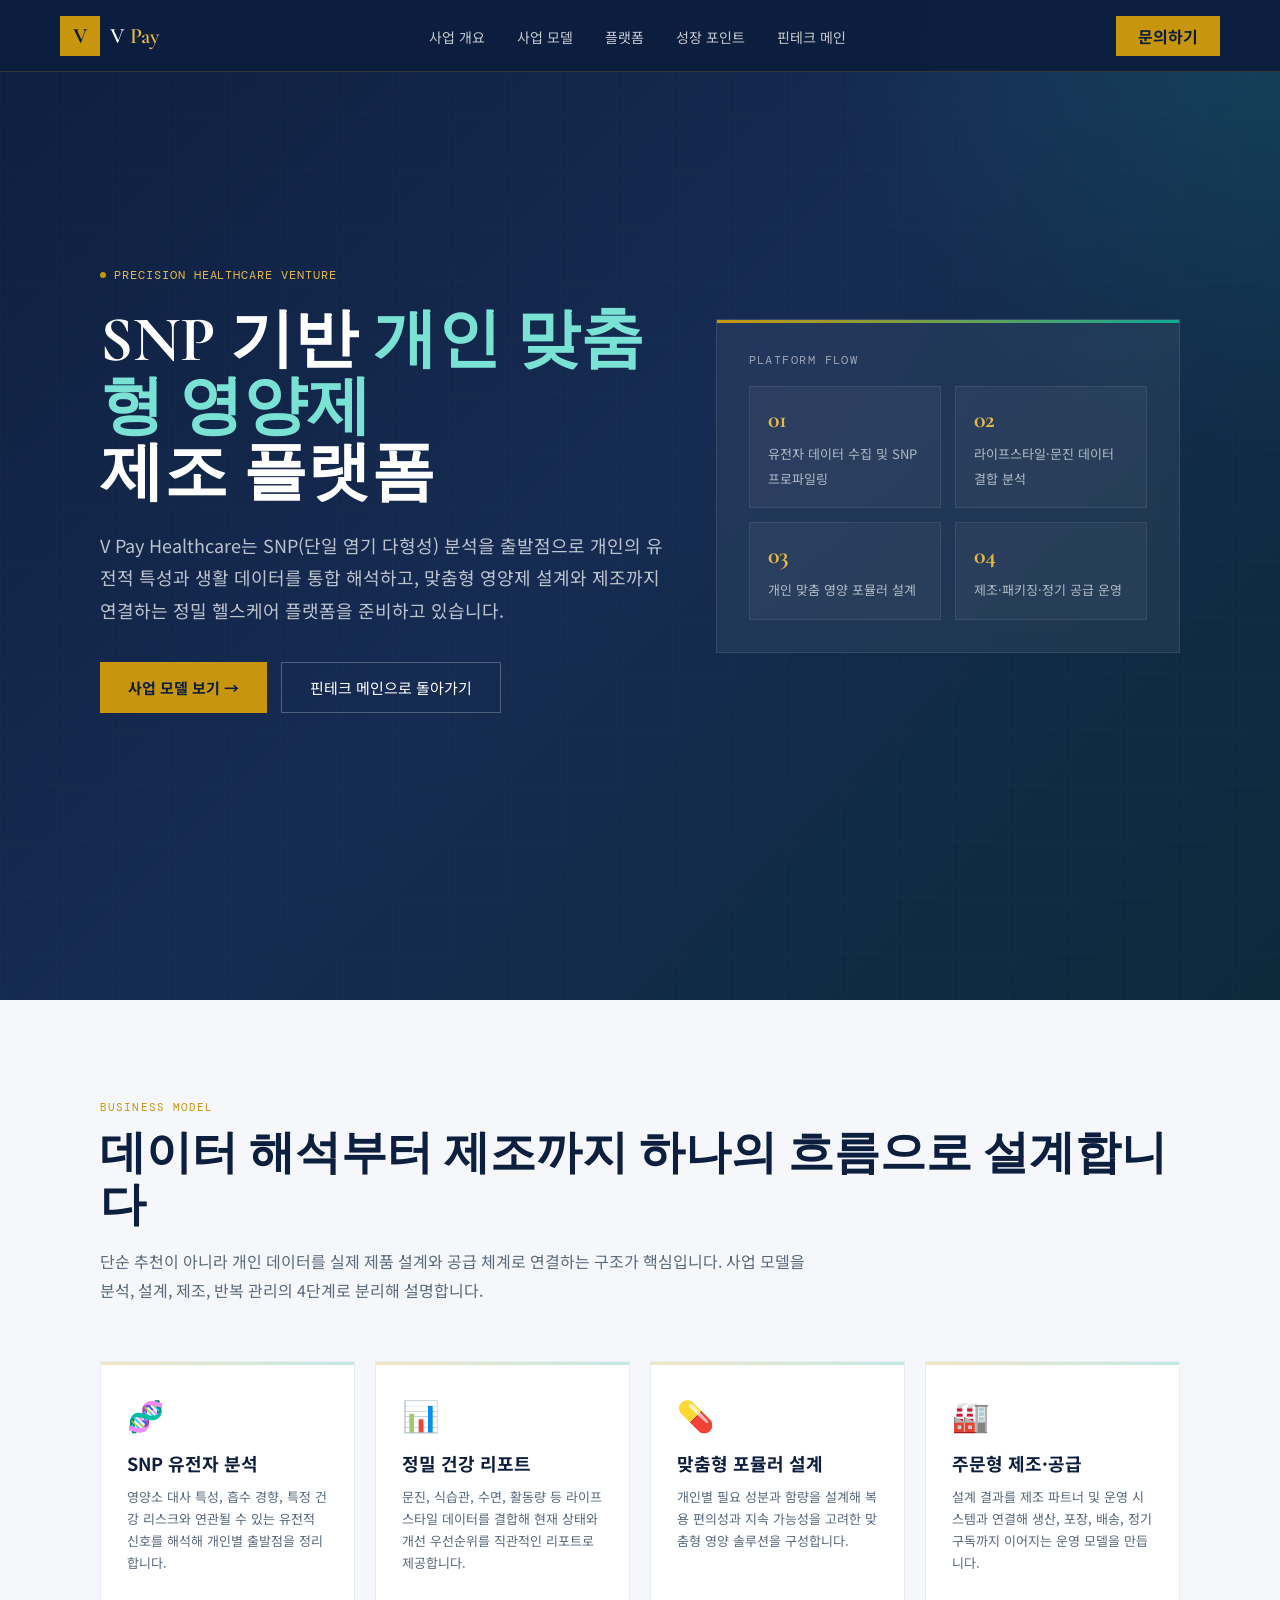
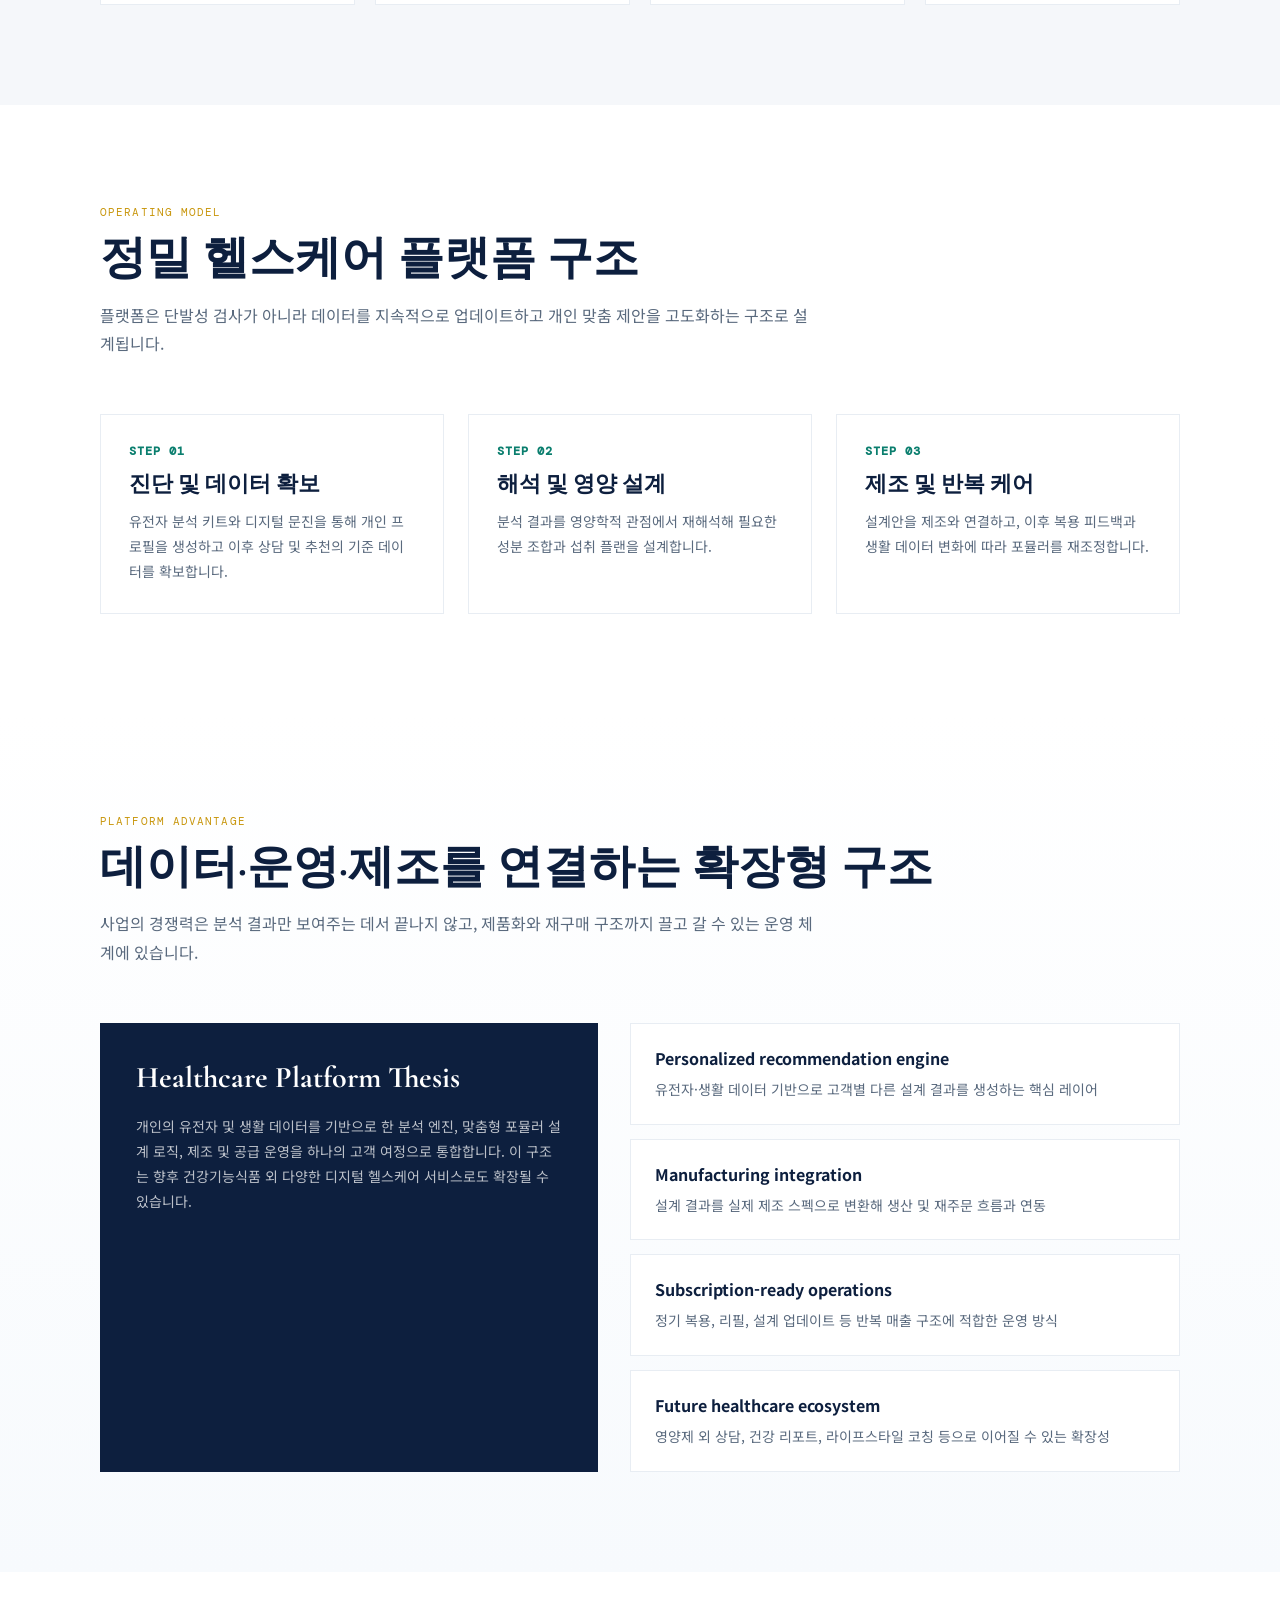
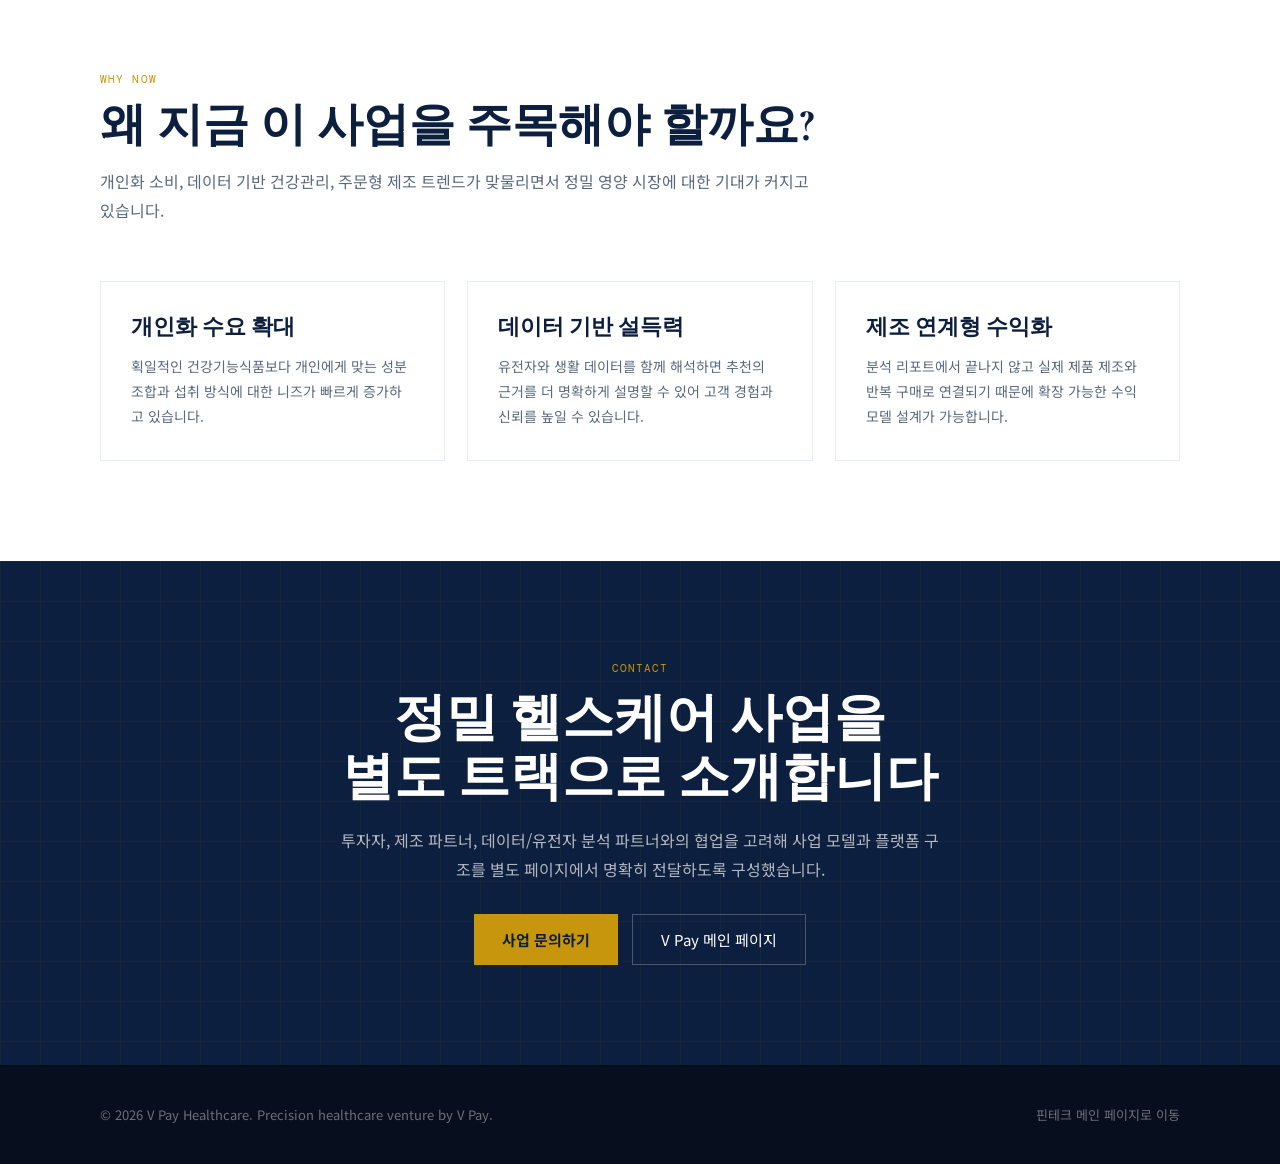
<file: downloads/healthcare.html>
<!DOCTYPE html>
<html lang="ko">
<head>
<meta charset="UTF-8">
<meta name="viewport" content="width=device-width, initial-scale=1.0">
<title>V Pay Healthcare — 유전자 기반 개인 맞춤 헬스케어</title>
<link rel="preconnect" href="https://fonts.googleapis.com">
<link href="https://fonts.googleapis.com/css2?family=Noto+Sans+KR:wght@300;400;500;700&family=Cormorant+Garamond:wght@400;600;700&family=DM+Mono:wght@400;500&display=swap" rel="stylesheet">
<style>
:root {
  --navy: #0D1F3E;
  --navy-mid: #162B52;
  --navy-light: #1E3A6B;
  --accent: #C8960C;
  --accent-light: #E8B84B;
  --teal: #0A7E6E;
  --teal-light: #12A896;
  --white: #FFFFFF;
  --off: #F5F7FA;
  --gray: #8899AA;
  --light-gray: #E8EDF3;
  --text: #1A2744;
  --text-muted: #5A6A7E;
}
* , *::before, *::after { box-sizing: border-box; margin: 0; padding: 0; }
html { scroll-behavior: smooth; }
body { font-family: 'Noto Sans KR', sans-serif; background: var(--white); color: var(--text); overflow-x: hidden; }
nav {
  position: fixed; top: 0; left: 0; right: 0; z-index: 100;
  display: flex; align-items: center; justify-content: space-between;
  padding: 0 60px; height: 72px;
  background: rgba(13,31,62,0.96); backdrop-filter: blur(12px);
  border-bottom: 1px solid rgba(200,150,12,0.2);
}
.nav-logo { display: flex; align-items: center; gap: 10px; text-decoration: none; }
.logo-mark {
  width: 40px; height: 40px; background: var(--accent); color: var(--navy);
  display: flex; align-items: center; justify-content: center;
  font-family: 'Cormorant Garamond', serif; font-size: 22px; font-weight: 700;
}
.logo-text { font-family: 'Cormorant Garamond', serif; font-size: 22px; font-weight: 600; color: var(--white); }
.logo-text span { color: var(--accent-light); }
.nav-links { display: flex; gap: 32px; list-style: none; }
.nav-links a {
  color: rgba(255,255,255,0.76); text-decoration: none; font-size: 14px;
  transition: color 0.2s;
}
.nav-links a:hover, .nav-links a.active { color: var(--accent-light); }
.nav-cta {
  background: var(--accent); color: var(--navy) !important; padding: 8px 22px;
  font-weight: 700; text-decoration: none;
}
.hero {
  min-height: 100vh; padding-top: 72px; position: relative; overflow: hidden;
  background: radial-gradient(circle at top right, rgba(18,168,150,0.18), transparent 28%),
              linear-gradient(135deg, #0D1F3E 0%, #162B52 48%, #0B2B3B 100%);
}
.hero::before {
  content: ''; position: absolute; inset: 0;
  background-image: linear-gradient(rgba(255,255,255,0.04) 1px, transparent 1px), linear-gradient(90deg, rgba(255,255,255,0.04) 1px, transparent 1px);
  background-size: 56px 56px; opacity: 0.35;
}
.container { max-width: 1200px; margin: 0 auto; padding: 0 60px; }
.hero-content {
  position: relative; z-index: 1; min-height: calc(100vh - 72px);
  display: grid; grid-template-columns: 1.1fr 0.9fr; gap: 48px; align-items: center;
}
.eyebrow {
  display: inline-flex; align-items: center; gap: 8px; margin-bottom: 24px;
  color: var(--accent-light); font-family: 'DM Mono', monospace; font-size: 12px;
  letter-spacing: 0.08em; text-transform: uppercase;
}
.eyebrow::before { content: ''; width: 6px; height: 6px; border-radius: 50%; background: var(--accent); }
.hero h1 {
  font-family: 'Cormorant Garamond', serif; font-size: 64px; line-height: 1.04;
  color: var(--white); margin-bottom: 22px;
}
.hero h1 span { color: #7AE2D5; }
.hero p {
  font-size: 18px; line-height: 1.8; color: rgba(255,255,255,0.72);
  max-width: 640px; margin-bottom: 36px;
}
.hero-actions { display: flex; gap: 14px; flex-wrap: wrap; }
.btn-primary, .btn-secondary {
  display: inline-flex; align-items: center; gap: 8px; text-decoration: none;
  padding: 14px 28px; font-size: 15px; transition: all 0.2s;
}
.btn-primary { background: var(--accent); color: var(--navy); font-weight: 700; }
.btn-primary:hover { background: var(--accent-light); transform: translateY(-2px); }
.btn-secondary { border: 1px solid rgba(255,255,255,0.25); color: var(--white); }
.btn-secondary:hover { background: rgba(255,255,255,0.06); }
.hero-panel {
  position: relative; z-index: 1; background: rgba(255,255,255,0.06); border: 1px solid rgba(255,255,255,0.1);
  padding: 32px; backdrop-filter: blur(10px);
}
.hero-panel::before {
  content: ''; position: absolute; top: 0; left: 0; right: 0; height: 3px;
  background: linear-gradient(90deg, var(--accent), var(--teal-light));
}
.panel-title { font-size: 12px; color: rgba(255,255,255,0.55); letter-spacing: 0.12em; font-family: 'DM Mono', monospace; margin-bottom: 18px; }
.score-grid { display: grid; grid-template-columns: repeat(2, 1fr); gap: 14px; }
.score-card { background: rgba(255,255,255,0.04); padding: 18px; border: 1px solid rgba(255,255,255,0.08); }
.score-card strong { display: block; font-size: 24px; color: var(--accent-light); margin-bottom: 6px; font-family: 'Cormorant Garamond', serif; }
.score-card span { font-size: 13px; color: rgba(255,255,255,0.64); line-height: 1.6; }
section { padding: 100px 0; }
.section-tag {
  display: block; margin-bottom: 14px; color: var(--accent); font-family: 'DM Mono', monospace;
  font-size: 11px; letter-spacing: 0.1em; text-transform: uppercase;
}
.section-title {
  font-family: 'Cormorant Garamond', serif; font-size: 46px; color: var(--navy);
  line-height: 1.12; margin-bottom: 16px;
}
.section-sub { font-size: 16px; line-height: 1.8; color: var(--text-muted); max-width: 720px; }
.split-section { background: var(--off); }
.feature-grid { display: grid; grid-template-columns: repeat(4, 1fr); gap: 20px; margin-top: 56px; }
.feature-card {
  background: var(--white); border: 1px solid var(--light-gray); padding: 30px 26px; position: relative;
  transition: all 0.25s ease;
}
.feature-card::before {
  content: ''; position: absolute; top: 0; left: 0; right: 0; height: 3px;
  background: linear-gradient(90deg, rgba(200,150,12,0.25), rgba(18,168,150,0.25));
  transition: background 0.25s;
}
.feature-card:hover { transform: translateY(-6px); box-shadow: 0 12px 30px rgba(13,31,62,0.1); border-color: var(--accent); }
.feature-card:hover::before { background: linear-gradient(90deg, var(--accent), var(--teal-light)); }
.feature-icon { font-size: 30px; display: block; margin-bottom: 14px; }
.feature-card h3 { font-size: 18px; color: var(--navy); margin-bottom: 10px; }
.feature-card p { font-size: 13px; color: var(--text-muted); line-height: 1.7; }
.timeline { display: grid; grid-template-columns: repeat(3, 1fr); gap: 24px; margin-top: 56px; }
.timeline-step {
  padding: 28px; border: 1px solid var(--light-gray); background: var(--white);
  transition: all 0.25s ease; position: relative; overflow: hidden;
}
.timeline-step::after {
  content: ''; position: absolute; bottom: 0; left: 0; right: 0; height: 3px;
  background: linear-gradient(90deg, var(--teal), var(--teal-light));
  transform: scaleX(0); transform-origin: left; transition: transform 0.3s ease;
}
.timeline-step:hover { border-color: var(--teal); box-shadow: 0 8px 24px rgba(10,126,110,0.08); }
.timeline-step:hover::after { transform: scaleX(1); }
.timeline-step strong { display: block; font-family: 'DM Mono', monospace; font-size: 12px; color: var(--teal); letter-spacing: 0.08em; margin-bottom: 10px; }
.timeline-step h4 { font-size: 22px; color: var(--navy); margin-bottom: 10px; font-family: 'Cormorant Garamond', serif; }
.timeline-step p { font-size: 14px; color: var(--text-muted); line-height: 1.8; }
.platform-section { background: linear-gradient(180deg, #FFFFFF 0%, #F7FAFD 100%); }
.platform-grid { display: grid; grid-template-columns: 0.95fr 1.05fr; gap: 32px; margin-top: 56px; align-items: stretch; }
.platform-panel { background: var(--navy); color: var(--white); padding: 36px; }
.platform-panel h3 { font-size: 30px; font-family: 'Cormorant Garamond', serif; margin-bottom: 18px; }
.platform-panel p { font-size: 14px; line-height: 1.8; color: rgba(255,255,255,0.72); }
.platform-list { list-style: none; display: grid; gap: 14px; }
.platform-list li { border: 1px solid var(--light-gray); background: var(--white); padding: 22px 24px; }
.platform-list strong { display: block; color: var(--navy); margin-bottom: 6px; }
.platform-list span { color: var(--text-muted); font-size: 14px; line-height: 1.7; }
.why-grid { display: grid; grid-template-columns: repeat(3, 1fr); gap: 22px; margin-top: 56px; }
.why-card {
  padding: 30px; background: var(--white); border: 1px solid var(--light-gray);
  transition: all 0.25s ease; position: relative;
}
.why-card::before {
  content: ''; position: absolute; top: 0; left: 0; right: 0; height: 3px;
  background: linear-gradient(90deg, var(--accent), var(--teal-light));
  opacity: 0; transition: opacity 0.25s;
}
.why-card:hover { transform: translateY(-4px); box-shadow: 0 10px 30px rgba(13,31,62,0.08); border-color: var(--accent); }
.why-card:hover::before { opacity: 1; }
.why-card h4 { font-size: 22px; font-family: 'Cormorant Garamond', serif; color: var(--navy); margin-bottom: 12px; }
.why-card p { font-size: 14px; color: var(--text-muted); line-height: 1.8; }
.cta-section {
  background: var(--navy); text-align: center; position: relative; overflow: hidden;
}
.cta-section::before {
  content: ''; position: absolute; inset: 0;
  background-image: linear-gradient(rgba(200,150,12,0.05) 1px, transparent 1px), linear-gradient(90deg, rgba(200,150,12,0.05) 1px, transparent 1px);
  background-size: 40px 40px;
}
.cta-inner { position: relative; z-index: 1; max-width: 720px; margin: 0 auto; }
.cta-inner .section-tag { display: block; text-align: center; }
.cta-inner h2 { font-family: 'Cormorant Garamond', serif; font-size: 52px; color: var(--white); margin-bottom: 18px; line-height: 1.15; }
.cta-inner p { margin: 0 0 30px; color: rgba(255,255,255,0.68); line-height: 1.8; }
footer { background: #070F1F; padding: 40px 0; }
.footer-inner { max-width: 1200px; margin: 0 auto; padding: 0 60px; display:flex; justify-content:space-between; gap:20px; flex-wrap:wrap; }
.footer-inner p, .footer-inner a { color: rgba(255,255,255,0.4); font-size: 13px; text-decoration: none; }
.footer-inner a:hover { color: rgba(255,255,255,0.7); }
@media (max-width: 768px) {
  nav { padding: 0 24px; }
  .nav-links { display: none; }
  .container, .footer-inner { padding: 0 24px; }
  .hero-content, .platform-grid { grid-template-columns: 1fr; }
  .hero h1 { font-size: 42px; }
  .feature-grid, .timeline, .why-grid, .score-grid { grid-template-columns: 1fr; }
  .cta-inner { padding: 0 24px; }
  .cta-inner h2 { font-size: 36px; }
  section { padding: 72px 0; }
}
</style>
</head>
<body>
<nav>
  <a href="index.html" class="nav-logo">
    <div class="logo-mark">V</div>
    <span class="logo-text">V <span>Pay</span></span>
  </a>
  <ul class="nav-links">
    <li><a href="#overview">사업 개요</a></li>
    <li><a href="#pipeline">사업 모델</a></li>
    <li><a href="#platform">플랫폼</a></li>
    <li><a href="#why">성장 포인트</a></li>
    <li><a href="index.html">핀테크 메인</a></li>
  </ul>
  <a href="#contact" class="nav-cta">문의하기</a>
</nav>
<section class="hero" id="overview">
  <div class="container hero-content">
    <div>
      <span class="eyebrow">Precision Healthcare Venture</span>
      <h1>SNP 기반 <span>개인 맞춤형 영양제</span><br>제조 플랫폼</h1>
      <p>V Pay Healthcare는 SNP(단일 염기 다형성) 분석을 출발점으로 개인의 유전적 특성과 생활 데이터를 통합 해석하고, 맞춤형 영양제 설계와 제조까지 연결하는 정밀 헬스케어 플랫폼을 준비하고 있습니다.</p>
      <div class="hero-actions">
        <a href="#pipeline" class="btn-primary">사업 모델 보기 →</a>
        <a href="index.html" class="btn-secondary">핀테크 메인으로 돌아가기</a>
      </div>
    </div>
    <div class="hero-panel">
      <div class="panel-title">PLATFORM FLOW</div>
      <div class="score-grid">
        <div class="score-card"><strong>01</strong><span>유전자 데이터 수집 및 SNP 프로파일링</span></div>
        <div class="score-card"><strong>02</strong><span>라이프스타일·문진 데이터 결합 분석</span></div>
        <div class="score-card"><strong>03</strong><span>개인 맞춤 영양 포뮬러 설계</span></div>
        <div class="score-card"><strong>04</strong><span>제조·패키징·정기 공급 운영</span></div>
      </div>
    </div>
  </div>
</section>
<section class="split-section" id="pipeline">
  <div class="container">
    <span class="section-tag">BUSINESS MODEL</span>
    <h2 class="section-title">데이터 해석부터 제조까지 하나의 흐름으로 설계합니다</h2>
    <p class="section-sub">단순 추천이 아니라 개인 데이터를 실제 제품 설계와 공급 체계로 연결하는 구조가 핵심입니다. 사업 모델을 분석, 설계, 제조, 반복 관리의 4단계로 분리해 설명합니다.</p>
    <div class="feature-grid">
      <article class="feature-card"><span class="feature-icon">🧬</span><h3>SNP 유전자 분석</h3><p>영양소 대사 특성, 흡수 경향, 특정 건강 리스크와 연관될 수 있는 유전적 신호를 해석해 개인별 출발점을 정리합니다.</p></article>
      <article class="feature-card"><span class="feature-icon">📊</span><h3>정밀 건강 리포트</h3><p>문진, 식습관, 수면, 활동량 등 라이프스타일 데이터를 결합해 현재 상태와 개선 우선순위를 직관적인 리포트로 제공합니다.</p></article>
      <article class="feature-card"><span class="feature-icon">💊</span><h3>맞춤형 포뮬러 설계</h3><p>개인별 필요 성분과 함량을 설계해 복용 편의성과 지속 가능성을 고려한 맞춤형 영양 솔루션을 구성합니다.</p></article>
      <article class="feature-card"><span class="feature-icon">🏭</span><h3>주문형 제조·공급</h3><p>설계 결과를 제조 파트너 및 운영 시스템과 연결해 생산, 포장, 배송, 정기 구독까지 이어지는 운영 모델을 만듭니다.</p></article>
    </div>
  </div>
</section>
<section id="platform">
  <div class="container">
    <span class="section-tag">OPERATING MODEL</span>
    <h2 class="section-title">정밀 헬스케어 플랫폼 구조</h2>
    <p class="section-sub">플랫폼은 단발성 검사가 아니라 데이터를 지속적으로 업데이트하고 개인 맞춤 제안을 고도화하는 구조로 설계됩니다.</p>
    <div class="timeline">
      <div class="timeline-step"><strong>STEP 01</strong><h4>진단 및 데이터 확보</h4><p>유전자 분석 키트와 디지털 문진을 통해 개인 프로필을 생성하고 이후 상담 및 추천의 기준 데이터를 확보합니다.</p></div>
      <div class="timeline-step"><strong>STEP 02</strong><h4>해석 및 영양 설계</h4><p>분석 결과를 영양학적 관점에서 재해석해 필요한 성분 조합과 섭취 플랜을 설계합니다.</p></div>
      <div class="timeline-step"><strong>STEP 03</strong><h4>제조 및 반복 케어</h4><p>설계안을 제조와 연결하고, 이후 복용 피드백과 생활 데이터 변화에 따라 포뮬러를 재조정합니다.</p></div>
    </div>
  </div>
</section>
<section class="platform-section">
  <div class="container">
    <span class="section-tag">PLATFORM ADVANTAGE</span>
    <h2 class="section-title">데이터·운영·제조를 연결하는 확장형 구조</h2>
    <p class="section-sub">사업의 경쟁력은 분석 결과만 보여주는 데서 끝나지 않고, 제품화와 재구매 구조까지 끌고 갈 수 있는 운영 체계에 있습니다.</p>
    <div class="platform-grid">
      <div class="platform-panel">
        <h3>Healthcare Platform Thesis</h3>
        <p>개인의 유전자 및 생활 데이터를 기반으로 한 분석 엔진, 맞춤형 포뮬러 설계 로직, 제조 및 공급 운영을 하나의 고객 여정으로 통합합니다. 이 구조는 향후 건강기능식품 외 다양한 디지털 헬스케어 서비스로도 확장될 수 있습니다.</p>
      </div>
      <ul class="platform-list">
        <li><strong>Personalized recommendation engine</strong><span>유전자·생활 데이터 기반으로 고객별 다른 설계 결과를 생성하는 핵심 레이어</span></li>
        <li><strong>Manufacturing integration</strong><span>설계 결과를 실제 제조 스펙으로 변환해 생산 및 재주문 흐름과 연동</span></li>
        <li><strong>Subscription-ready operations</strong><span>정기 복용, 리필, 설계 업데이트 등 반복 매출 구조에 적합한 운영 방식</span></li>
        <li><strong>Future healthcare ecosystem</strong><span>영양제 외 상담, 건강 리포트, 라이프스타일 코칭 등으로 이어질 수 있는 확장성</span></li>
      </ul>
    </div>
  </div>
</section>
<section id="why">
  <div class="container">
    <span class="section-tag">WHY NOW</span>
    <h2 class="section-title">왜 지금 이 사업을 주목해야 할까요?</h2>
    <p class="section-sub">개인화 소비, 데이터 기반 건강관리, 주문형 제조 트렌드가 맞물리면서 정밀 영양 시장에 대한 기대가 커지고 있습니다.</p>
    <div class="why-grid">
      <div class="why-card"><h4>개인화 수요 확대</h4><p>획일적인 건강기능식품보다 개인에게 맞는 성분 조합과 섭취 방식에 대한 니즈가 빠르게 증가하고 있습니다.</p></div>
      <div class="why-card"><h4>데이터 기반 설득력</h4><p>유전자와 생활 데이터를 함께 해석하면 추천의 근거를 더 명확하게 설명할 수 있어 고객 경험과 신뢰를 높일 수 있습니다.</p></div>
      <div class="why-card"><h4>제조 연계형 수익화</h4><p>분석 리포트에서 끝나지 않고 실제 제품 제조와 반복 구매로 연결되기 때문에 확장 가능한 수익 모델 설계가 가능합니다.</p></div>
    </div>
  </div>
</section>
<section class="cta-section" id="contact">
  <div class="container cta-inner">
    <span class="section-tag">CONTACT</span>
    <h2>정밀 헬스케어 사업을<br>별도 트랙으로 소개합니다</h2>
    <p>투자자, 제조 파트너, 데이터/유전자 분석 파트너와의 협업을 고려해 사업 모델과 플랫폼 구조를 별도 페이지에서 명확히 전달하도록 구성했습니다.</p>
    <div class="hero-actions" style="justify-content:center;">
      <a href="mailto:contact@vpay.com" class="btn-primary">사업 문의하기</a>
      <a href="index.html" class="btn-secondary">V Pay 메인 페이지</a>
    </div>
  </div>
</section>
<footer>
  <div class="footer-inner">
    <p>© 2026 V Pay Healthcare. Precision healthcare venture by V Pay.</p>
    <a href="index.html">핀테크 메인 페이지로 이동</a>
  </div>
</footer>
</body>
</html>
</file>
